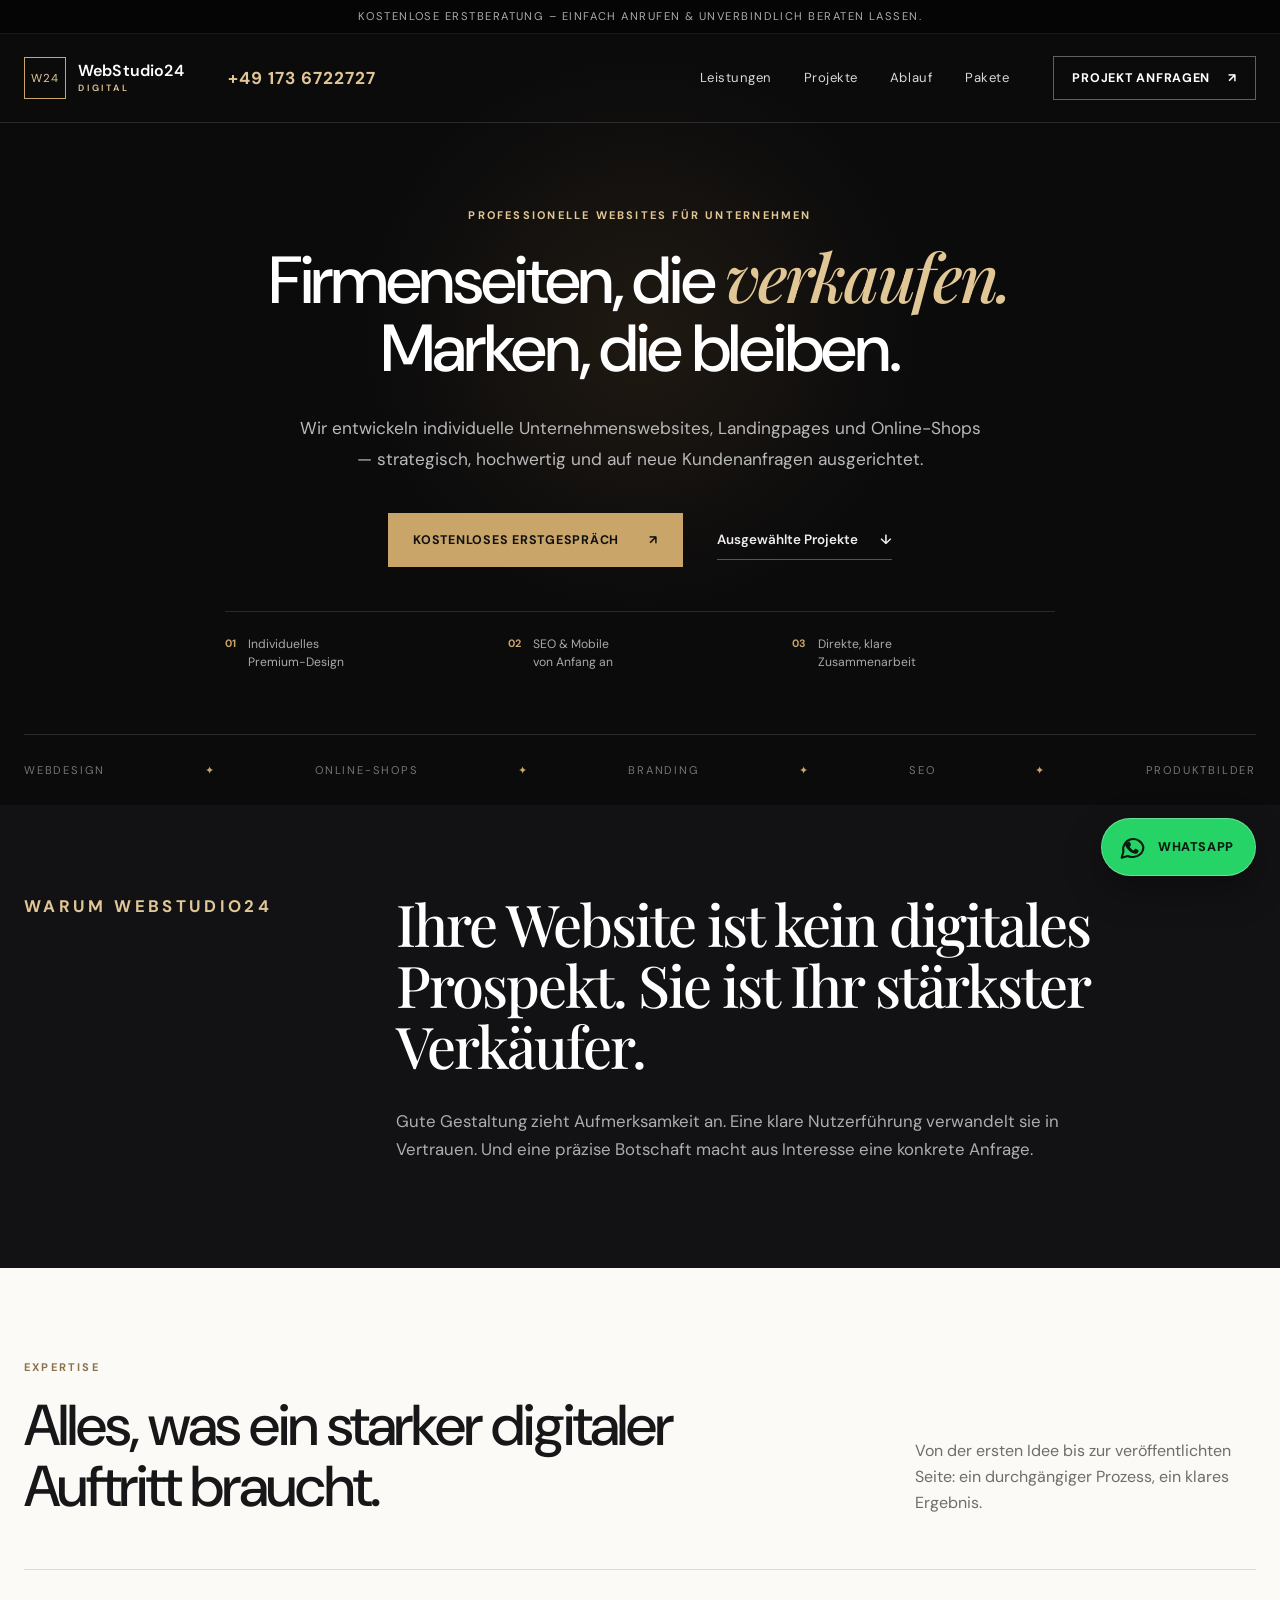
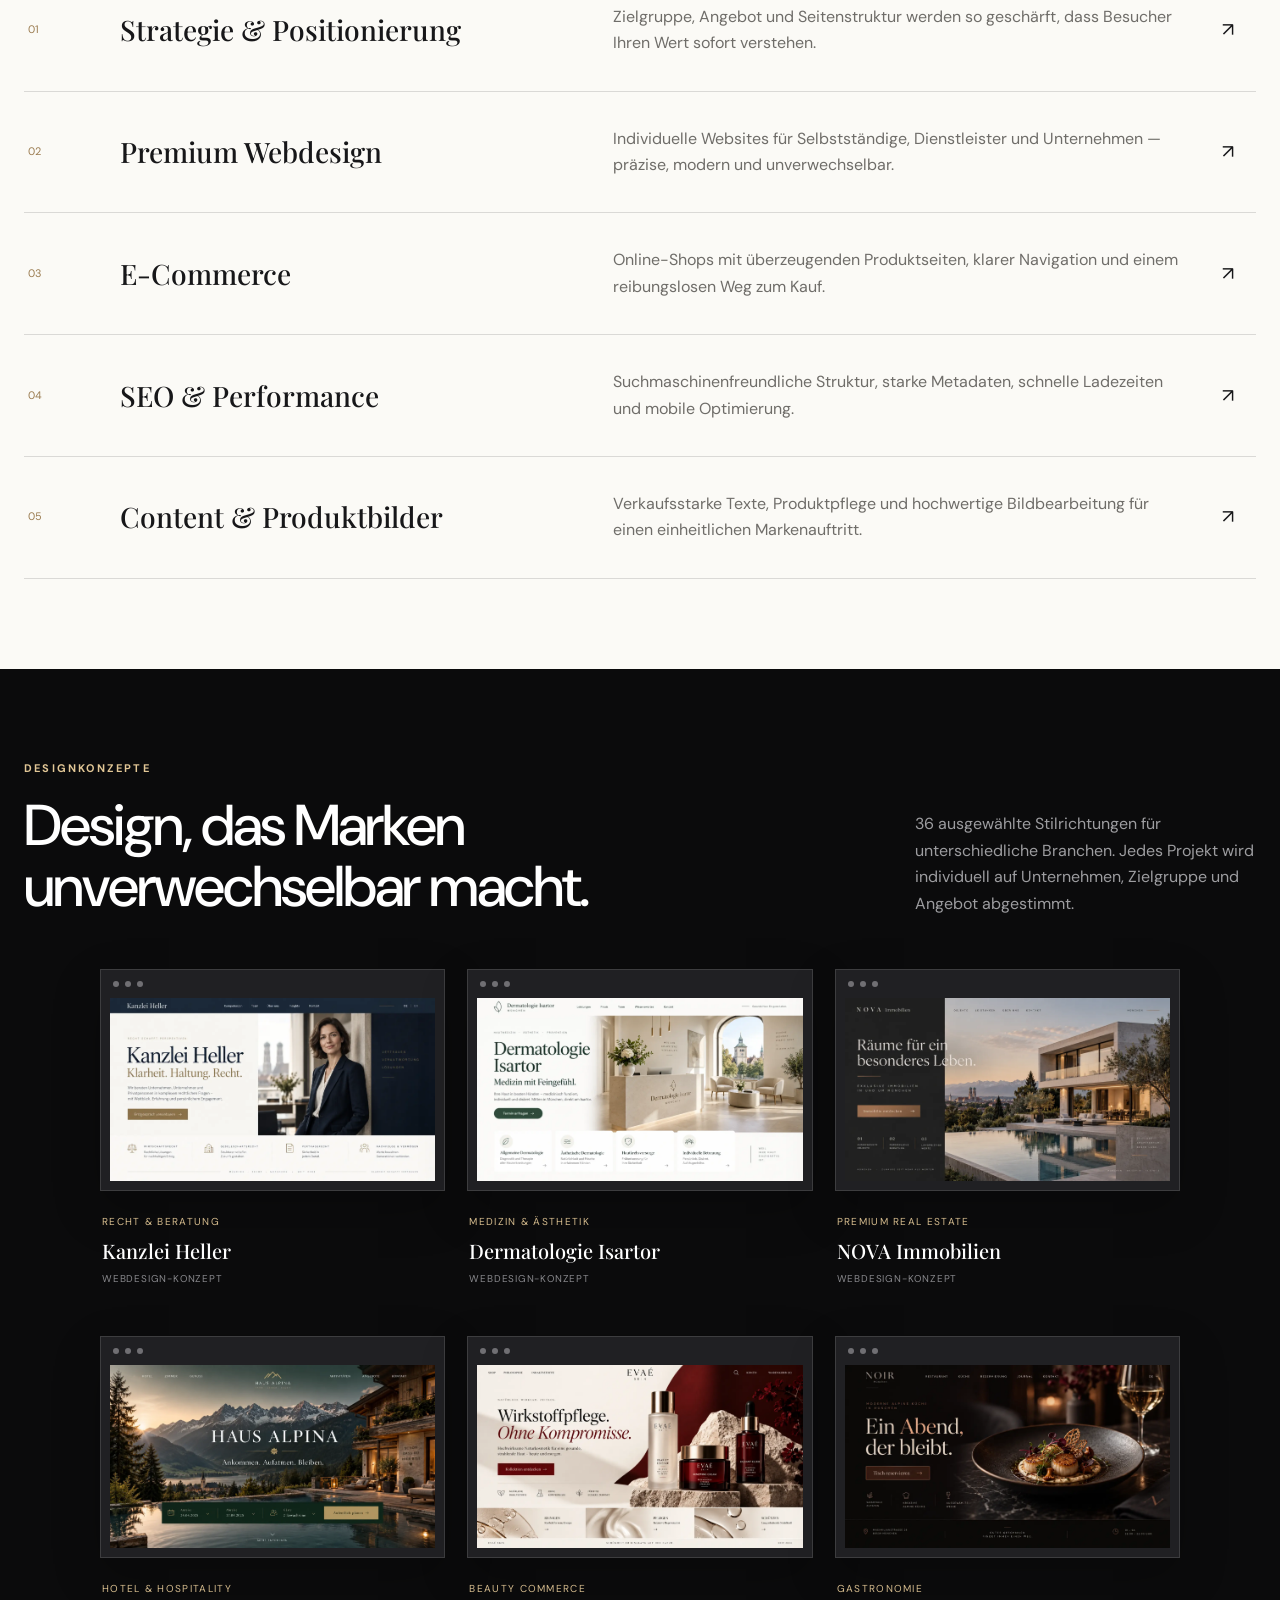
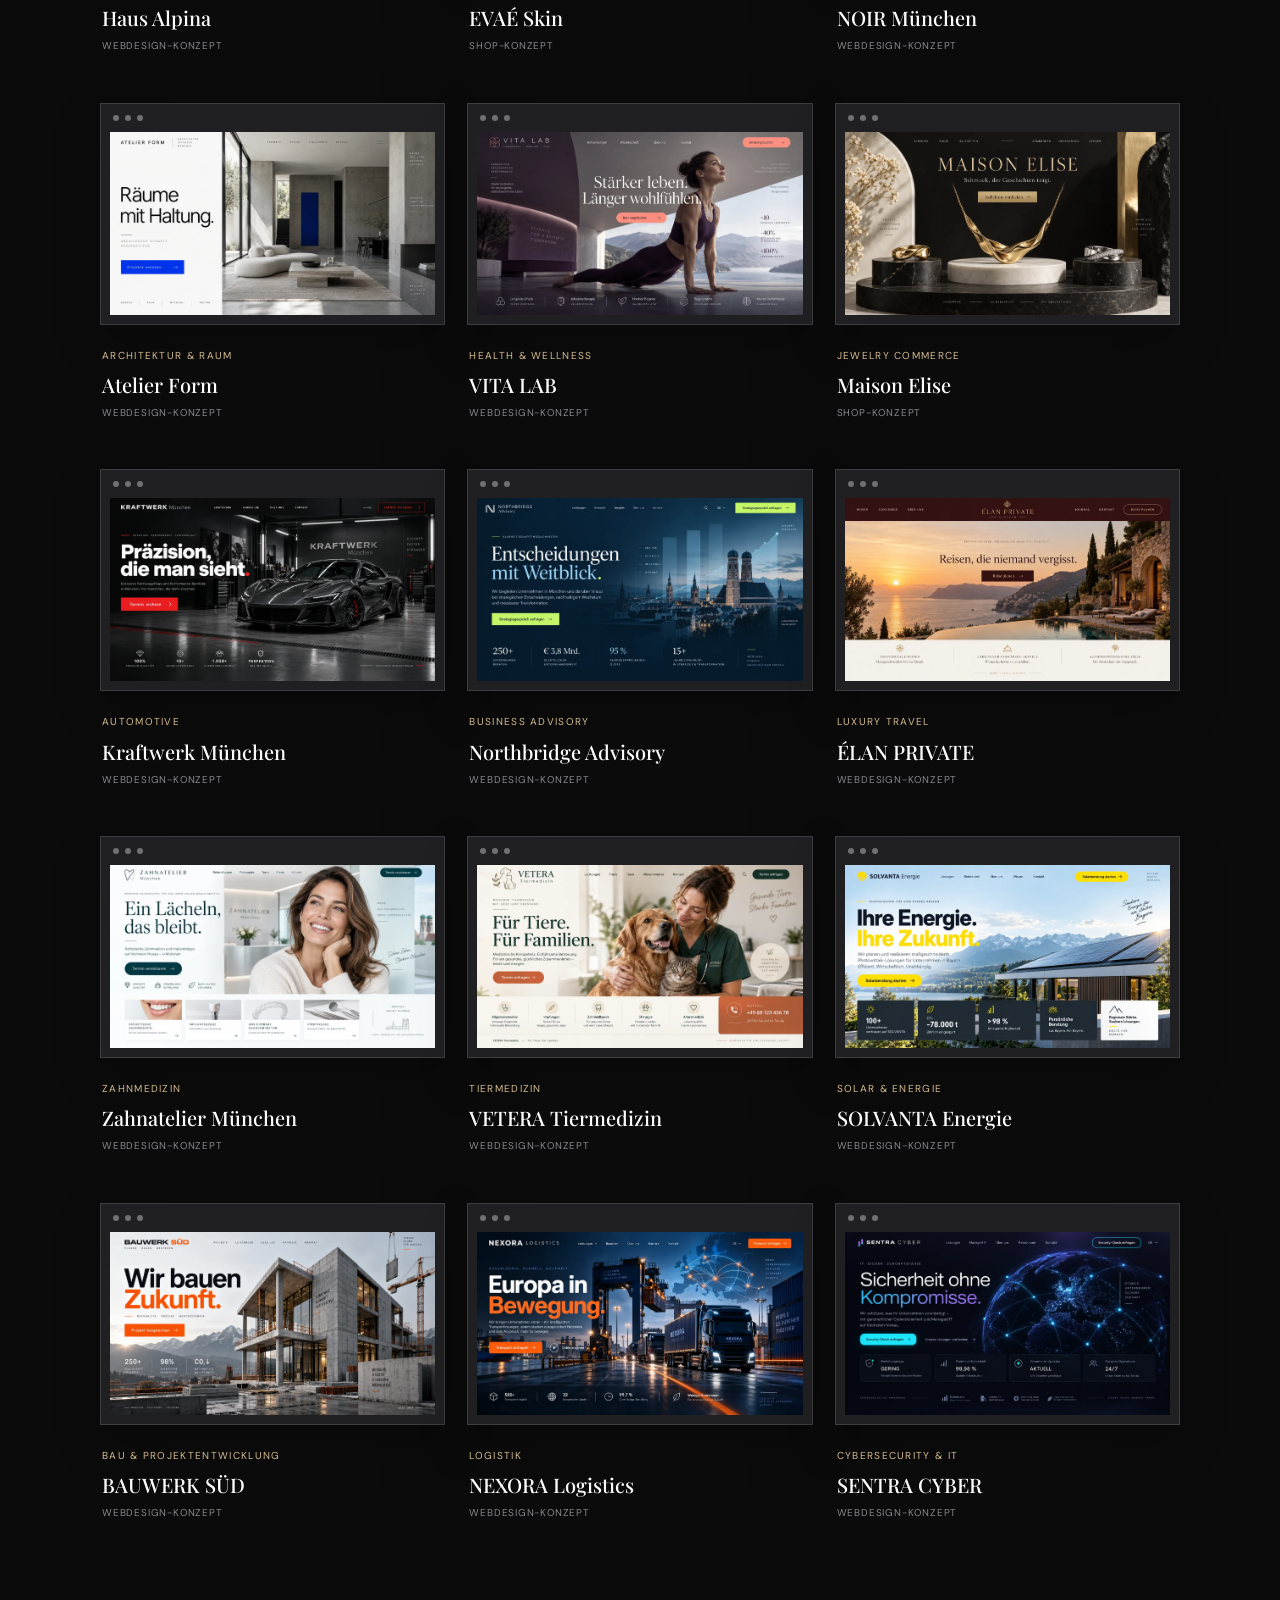
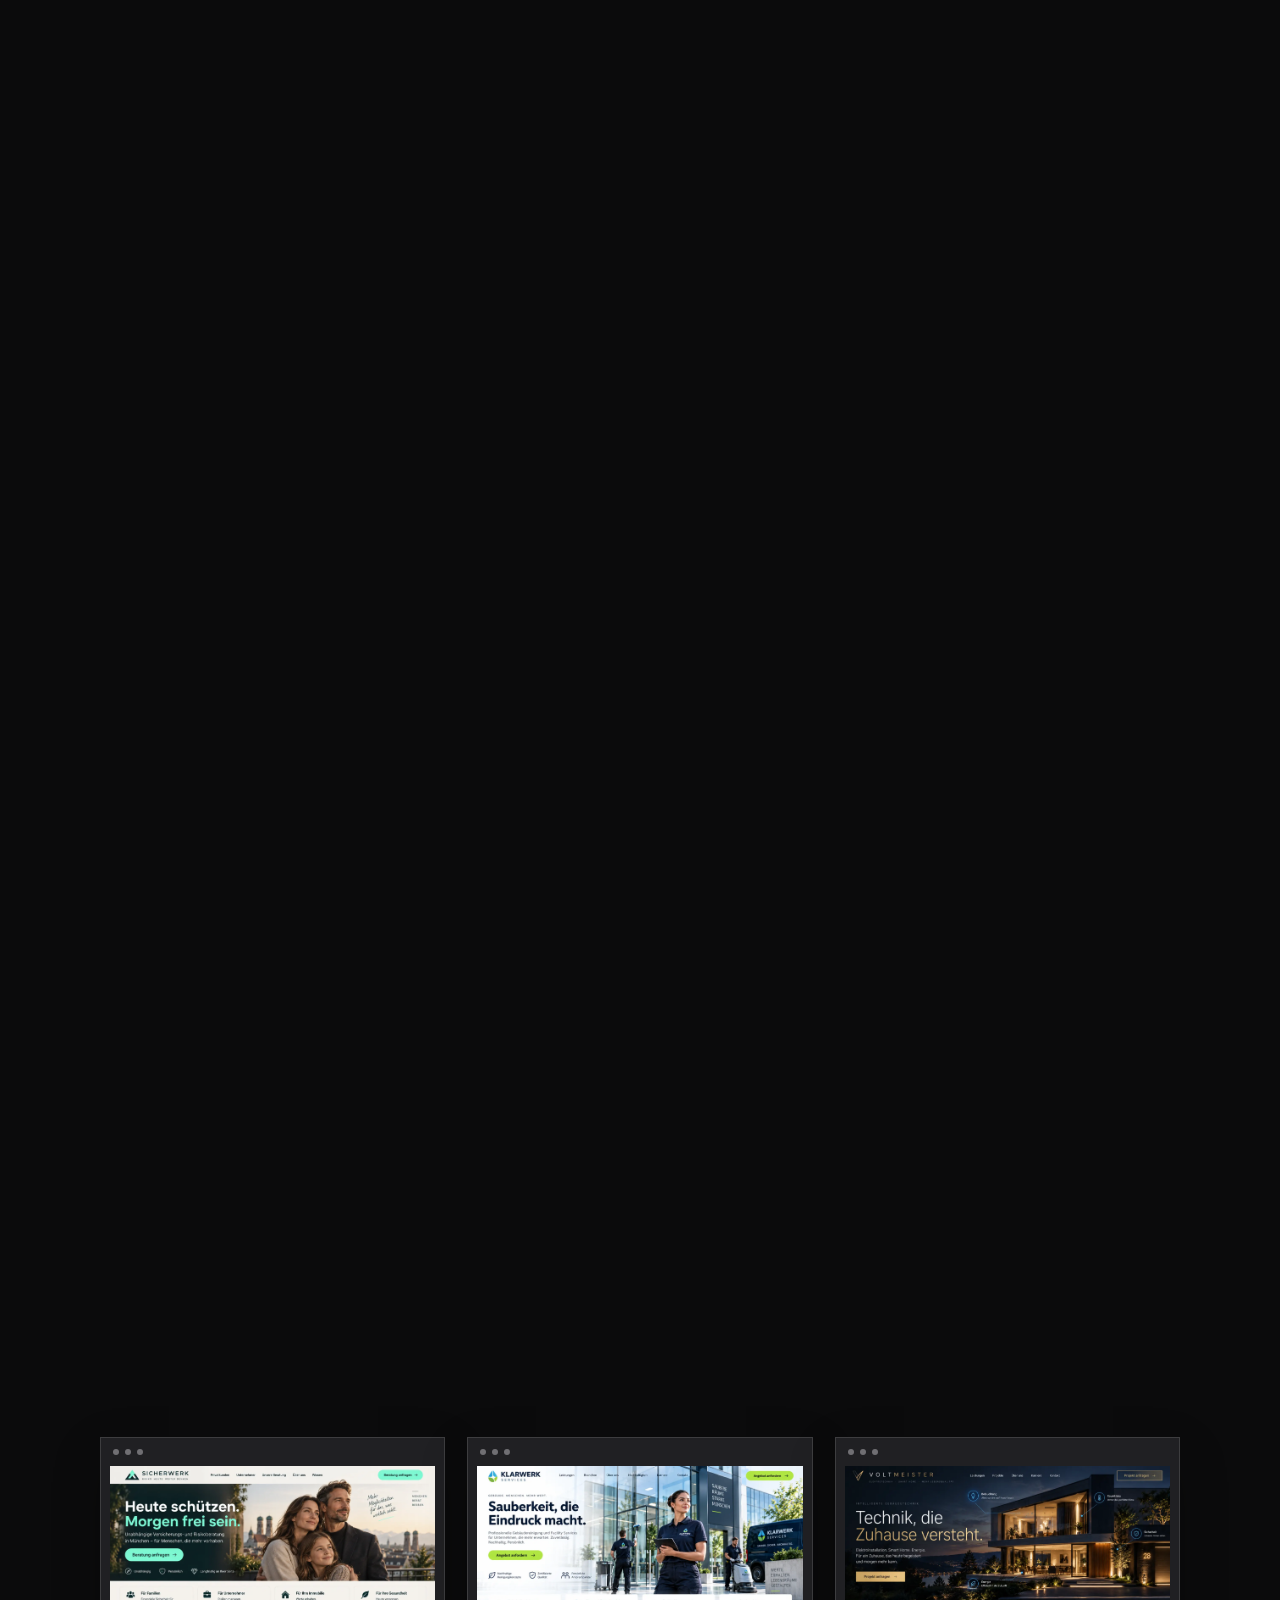
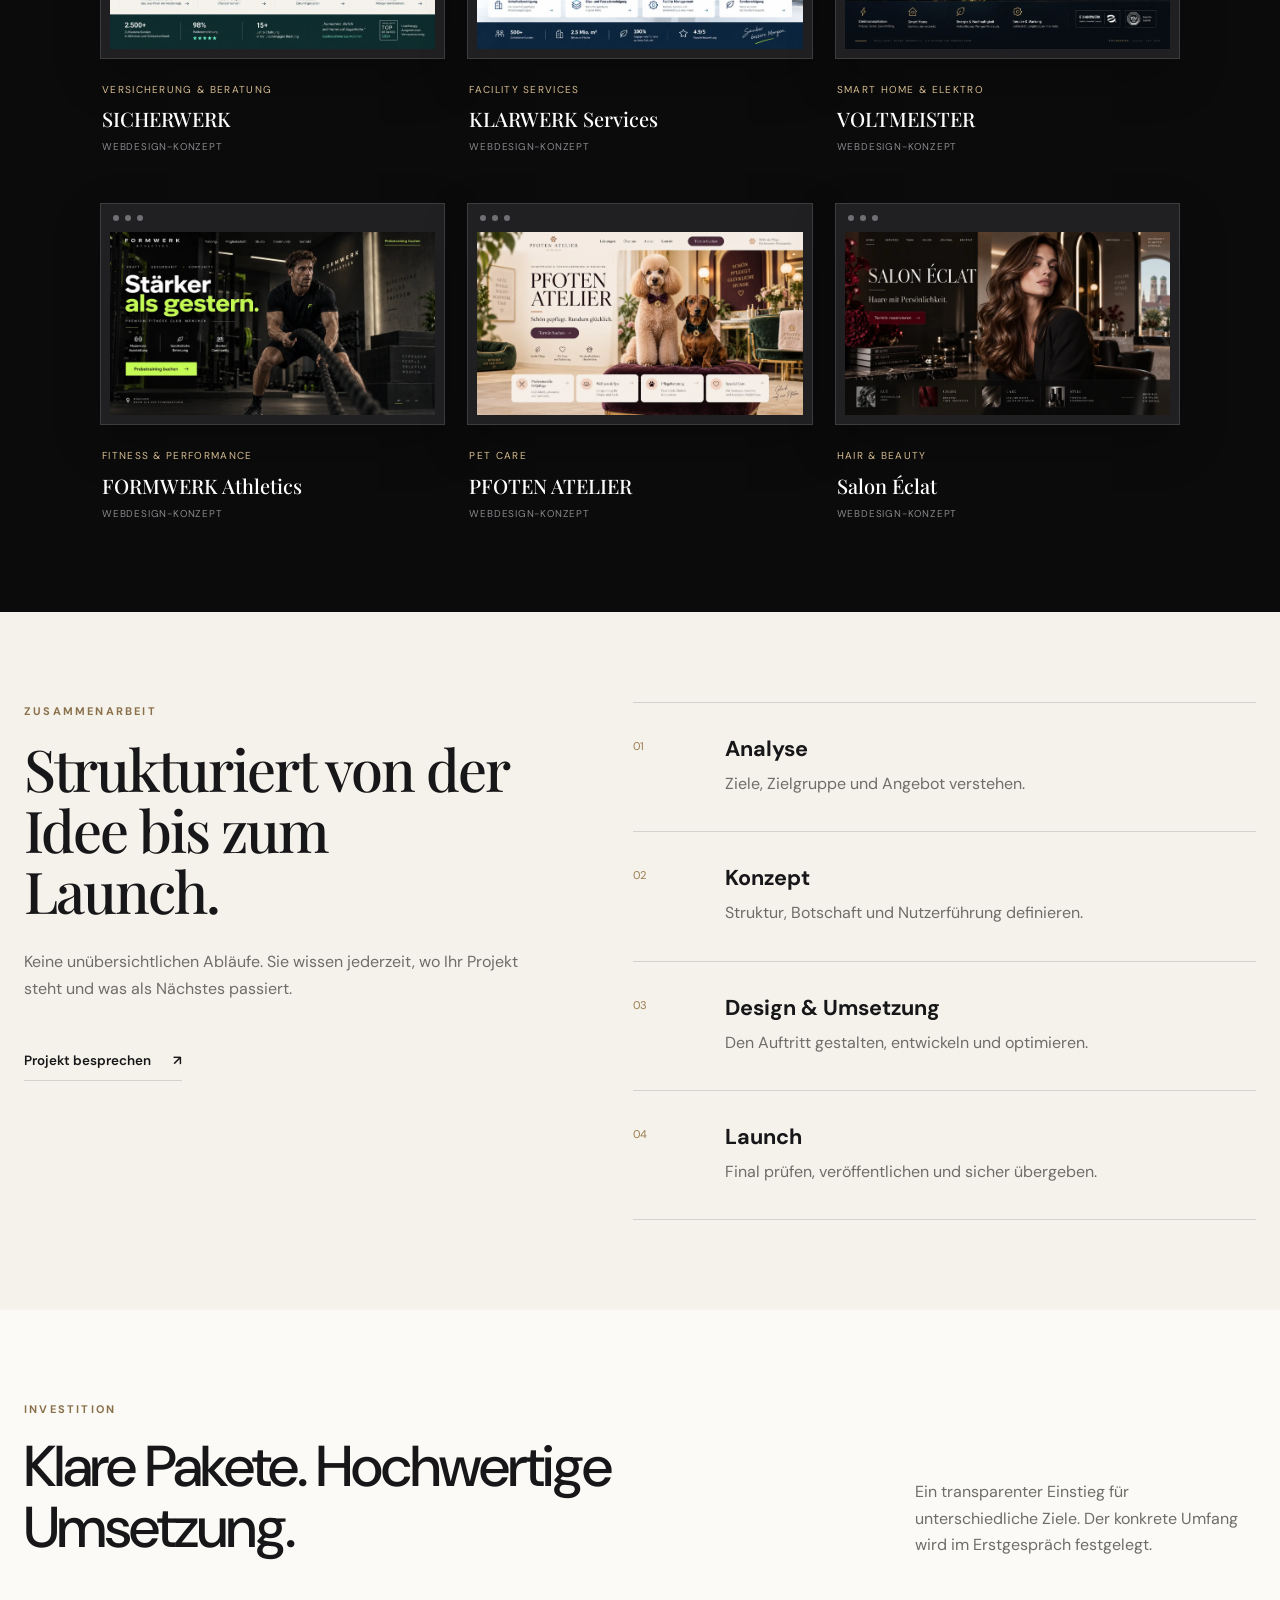
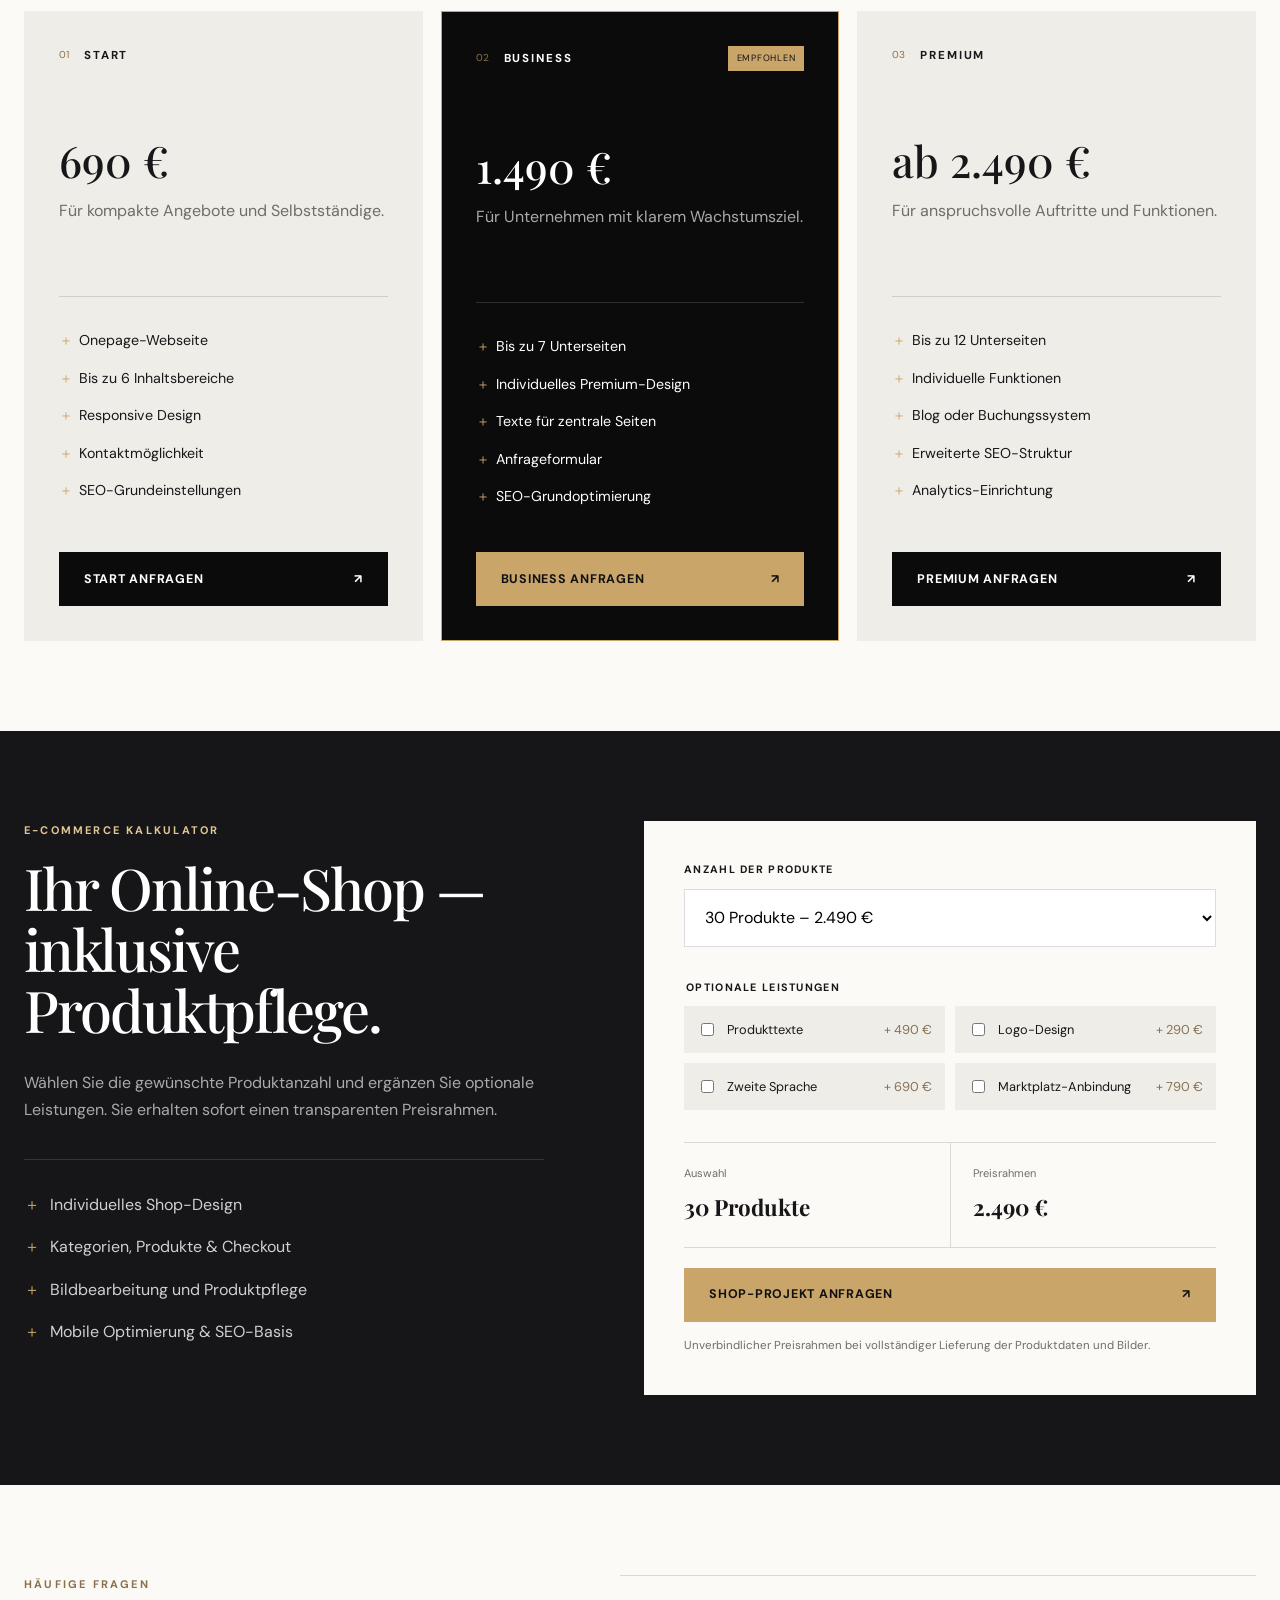
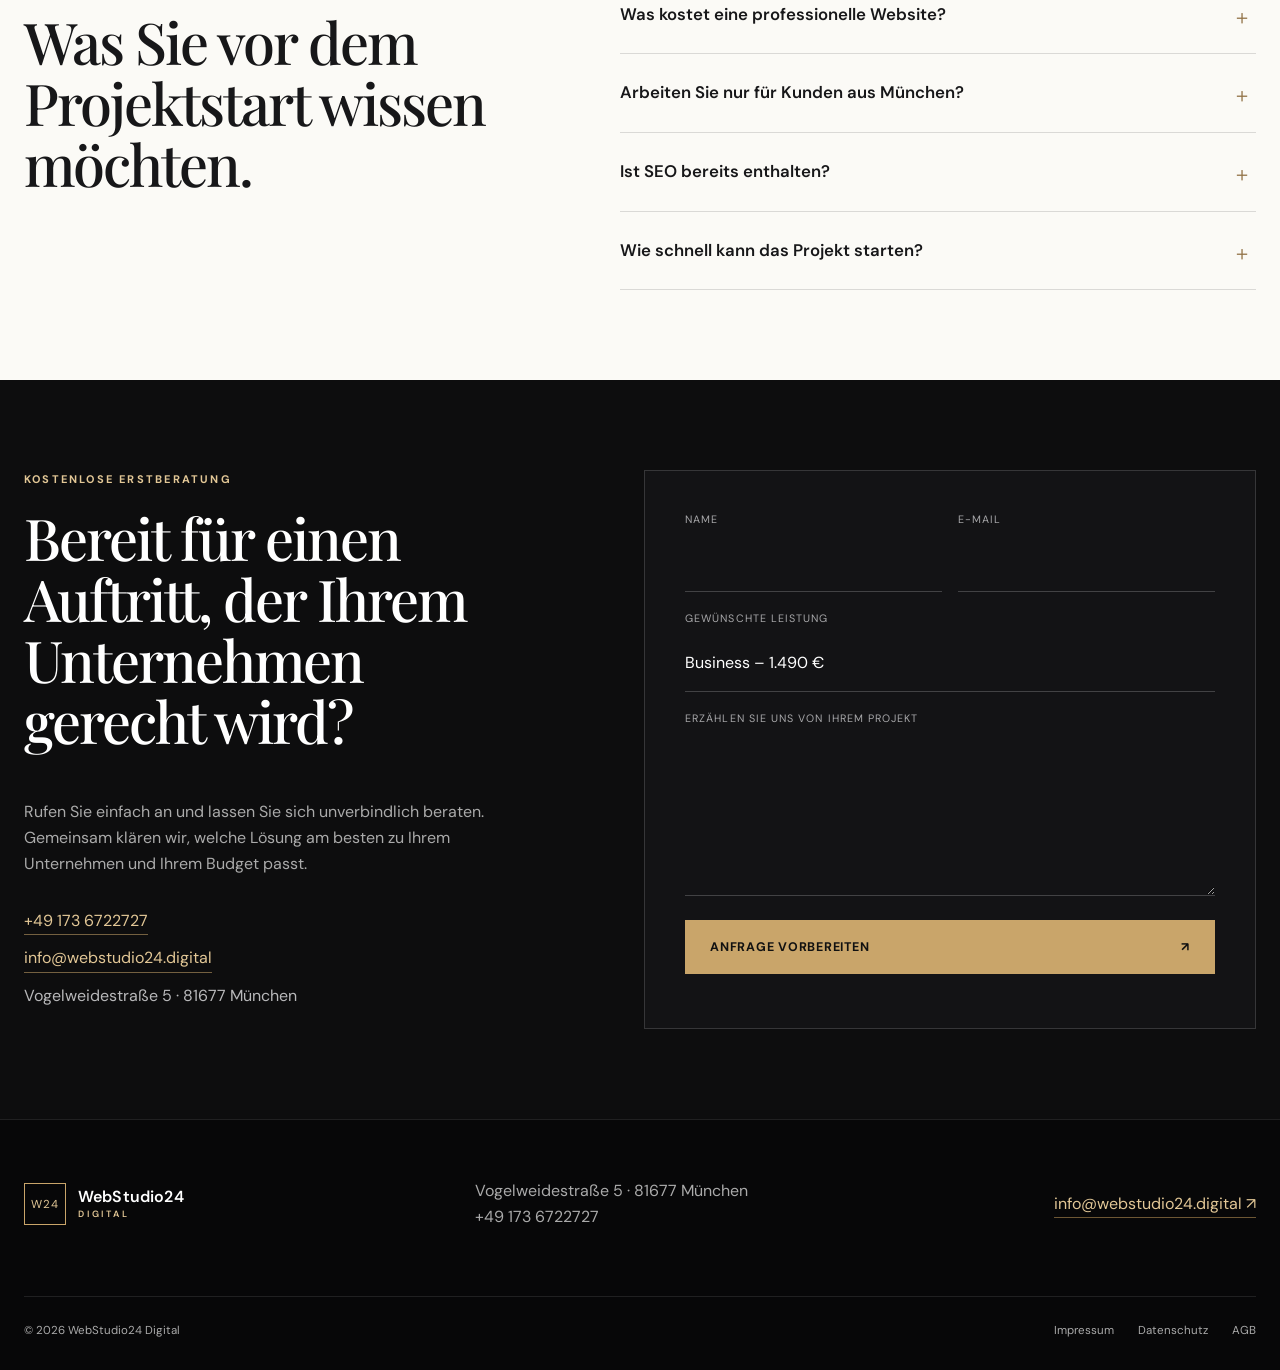
<file: index.html>
<!doctype html>
<html lang="de">
<head>
  <meta charset="utf-8">
  <meta name="viewport" content="width=device-width, initial-scale=1">
  <title>Websites für Unternehmen | Webdesign München</title>
  <meta name="description" content="WebStudio24 erstellt professionelle Websites für Firmen und Selbstständige in München und deutschlandweit — inklusive Webdesign, SEO und Online-Shops.">
  <meta name="theme-color" content="#0b0b0c">
  <meta name="robots" content="index,follow,max-image-preview:large">
  <link rel="canonical" href="https://webstudio24.digital/">
  <link rel="preconnect" href="https://fonts.googleapis.com">
  <link rel="preconnect" href="https://fonts.gstatic.com" crossorigin>
  <link href="https://fonts.googleapis.com/css2?family=DM+Sans:wght@400;500;600;700&family=Playfair+Display:ital,wght@0,500;0,600;1,500&display=swap" rel="stylesheet">
  <link rel="stylesheet" href="style.css?v=20260910-3">
  <script src="script.js" defer></script>
  <script type="application/ld+json">{"@context":"https://schema.org","@type":"ProfessionalService","name":"WebStudio24 Digital","legalName":"Tatjana Koriath","url":"https://webstudio24.digital/","email":"info@webstudio24.digital","telephone":"+491736722727","priceRange":"€€","address":{"@type":"PostalAddress","streetAddress":"Vogelweidestraße 5","postalCode":"81677","addressLocality":"München","addressRegion":"Bayern","addressCountry":"DE"},"description":"Individuelles Webdesign, Online-Shops, SEO-Grundoptimierung, Produktpflege und Produktbildbearbeitung für Unternehmen und Selbstständige.","areaServed":[{"@type":"City","name":"München"},{"@type":"Country","name":"Deutschland"}],"knowsAbout":["Webdesign","Online-Shops","SEO","Responsive Design","Produktpflege","Produktbildbearbeitung"]}</script>
</head>
<body>
  <a class="skip-link" href="#main">Zum Inhalt springen</a>
  <div class="topline"><div class="container topline-inner"><span>Kostenlose Erstberatung – einfach anrufen & unverbindlich beraten lassen.</span></div></div>
  <header class="site-header">
    <div class="container nav">
      <a class="brand" href="#top" aria-label="WebStudio24 Digital Startseite"><span class="brand-mark">W24</span><span class="brand-word">WebStudio24<small>Digital</small></span></a>
      <a class="nav-phone" href="tel:+491736722727" aria-label="WebStudio24 anrufen">+49 173 6722727</a>
      <button class="nav-toggle" type="button" aria-expanded="false" aria-controls="mainNav" aria-label="Menü öffnen"><span></span><span></span></button>
      <nav id="mainNav" class="nav-links" aria-label="Hauptnavigation"><a href="#leistungen">Leistungen</a><a href="#arbeiten">Projekte</a><a href="#ablauf">Ablauf</a><a href="#pakete">Pakete</a></nav>
      <a class="button button-small nav-cta" href="#kontakt">Projekt anfragen <span>↗</span></a>
    </div>
  </header>
  <main id="main">
    <section id="top" class="hero">
      <div class="hero-glow" aria-hidden="true"></div>
      <div class="container hero-grid">
        <div class="hero-copy">
          <p class="eyebrow light">Professionelle Websites für Unternehmen</p>
          <h1>Firmenseiten, die <em>verkaufen.</em><br>Marken, die bleiben.</h1>
          <p class="hero-lead">Wir entwickeln individuelle Unternehmenswebsites, Landingpages und Online-Shops — strategisch, hochwertig und auf neue Kundenanfragen ausgerichtet.</p>
          <div class="hero-actions"><a class="button button-gold" href="#kontakt">Kostenloses Erstgespräch <span>↗</span></a><a class="text-link" href="#arbeiten">Ausgewählte Projekte <span>↓</span></a></div>
          <div class="hero-proof"><div><strong>01</strong><span>Individuelles<br>Premium-Design</span></div><div><strong>02</strong><span>SEO & Mobile<br>von Anfang an</span></div><div><strong>03</strong><span>Direkte, klare<br>Zusammenarbeit</span></div></div>
        </div>
      </div>
      <div class="container hero-marquee" aria-hidden="true"><span>WEBDESIGN</span><i>✦</i><span>ONLINE-SHOPS</span><i>✦</i><span>BRANDING</span><i>✦</i><span>SEO</span><i>✦</i><span>PRODUKTBILDER</span></div>
    </section>
    <section class="statement section-dark"><div class="container statement-grid"><p class="eyebrow light">Warum WebStudio24</p><div><h2>Ihre Website ist kein digitales Prospekt. Sie ist Ihr stärkster Verkäufer.</h2><p>Gute Gestaltung zieht Aufmerksamkeit an. Eine klare Nutzerführung verwandelt sie in Vertrauen. Und eine präzise Botschaft macht aus Interesse eine konkrete Anfrage.</p></div></div></section>
    <section id="leistungen" class="section services">
      <div class="container">
        <div class="section-head"><div><p class="eyebrow">Expertise</p><h2>Alles, was ein starker digitaler Auftritt braucht.</h2></div><p>Von der ersten Idee bis zur veröffentlichten Seite: ein durchgängiger Prozess, ein klares Ergebnis.</p></div>
        <div class="service-list">
          <article class="service-row"><span class="service-number">01</span><h3>Strategie & Positionierung</h3><p>Zielgruppe, Angebot und Seitenstruktur werden so geschärft, dass Besucher Ihren Wert sofort verstehen.</p><span class="service-arrow">↗</span></article>
          <article class="service-row"><span class="service-number">02</span><h3>Premium Webdesign</h3><p>Individuelle Websites für Selbstständige, Dienstleister und Unternehmen — präzise, modern und unverwechselbar.</p><span class="service-arrow">↗</span></article>
          <article class="service-row"><span class="service-number">03</span><h3>E-Commerce</h3><p>Online-Shops mit überzeugenden Produktseiten, klarer Navigation und einem reibungslosen Weg zum Kauf.</p><span class="service-arrow">↗</span></article>
          <article class="service-row"><span class="service-number">04</span><h3>SEO & Performance</h3><p>Suchmaschinenfreundliche Struktur, starke Metadaten, schnelle Ladezeiten und mobile Optimierung.</p><span class="service-arrow">↗</span></article>
          <article class="service-row"><span class="service-number">05</span><h3>Content & Produktbilder</h3><p>Verkaufsstarke Texte, Produktpflege und hochwertige Bildbearbeitung für einen einheitlichen Markenauftritt.</p><span class="service-arrow">↗</span></article>
        </div>
      </div>
    </section>
    <section id="arbeiten" class="section work-section">
      <div class="container">
        <div class="section-head light-head"><div><p class="eyebrow light">Designkonzepte</p><h2>Design, das Marken unverwechselbar macht.</h2></div><p>36 ausgewählte Stilrichtungen für unterschiedliche Branchen. Jedes Projekt wird individuell auf Unternehmen, Zielgruppe und Angebot abgestimmt.</p></div>
        <div class="projects">
          <article class="project"><div class="project-image"><img src="portfolio-01-kanzlei.webp" alt="Premium Webdesign-Konzept für eine Münchner Kanzlei" loading="lazy" width="1535" height="864"></div><div class="project-meta"><div><span>Recht & Beratung</span><h3>Kanzlei Heller</h3></div><p>Webdesign-Konzept</p></div></article>
          <article class="project"><div class="project-image"><img src="portfolio-02-dermatologie.webp" alt="Hochwertiges Webdesign-Konzept für eine dermatologische Praxis" loading="lazy" width="1535" height="864"></div><div class="project-meta"><div><span>Medizin & Ästhetik</span><h3>Dermatologie Isartor</h3></div><p>Webdesign-Konzept</p></div></article>
          <article class="project"><div class="project-image"><img src="portfolio-03-immobilien.webp" alt="Elegantes Webdesign-Konzept für exklusive Immobilien" loading="lazy" width="1535" height="864"></div><div class="project-meta"><div><span>Premium Real Estate</span><h3>NOVA Immobilien</h3></div><p>Webdesign-Konzept</p></div></article>
          <article class="project"><div class="project-image"><img src="portfolio-04-hotel.webp" alt="Atmosphärisches Webdesign-Konzept für ein alpines Boutiquehotel" loading="lazy" width="1535" height="864"></div><div class="project-meta"><div><span>Hotel & Hospitality</span><h3>Haus Alpina</h3></div><p>Webdesign-Konzept</p></div></article>
          <article class="project"><div class="project-image"><img src="portfolio-05-skincare.webp" alt="Luxuriöses Onlineshop-Konzept für eine Hautpflegemarke" loading="lazy" width="1535" height="864"></div><div class="project-meta"><div><span>Beauty Commerce</span><h3>EVAÉ Skin</h3></div><p>Shop-Konzept</p></div></article>
          <article class="project"><div class="project-image"><img src="portfolio-06-restaurant.webp" alt="Dunkles Premium-Webdesign-Konzept für ein Fine-Dining-Restaurant" loading="lazy" width="1535" height="864"></div><div class="project-meta"><div><span>Gastronomie</span><h3>NOIR München</h3></div><p>Webdesign-Konzept</p></div></article>
          <article class="project"><div class="project-image"><img src="portfolio-07-architektur.webp" alt="Minimalistisches Webdesign-Konzept für ein Architekturatelier" loading="lazy" width="1535" height="864"></div><div class="project-meta"><div><span>Architektur & Raum</span><h3>Atelier Form</h3></div><p>Webdesign-Konzept</p></div></article>
          <article class="project"><div class="project-image"><img src="portfolio-08-wellness.webp" alt="Modernes Webdesign-Konzept für ein Wellness- und Longevity-Studio" loading="lazy" width="1535" height="864"></div><div class="project-meta"><div><span>Health & Wellness</span><h3>VITA LAB</h3></div><p>Webdesign-Konzept</p></div></article>
          <article class="project"><div class="project-image"><img src="portfolio-09-schmuck.webp" alt="Exklusives Onlineshop-Konzept für ein Schmuckatelier" loading="lazy" width="1535" height="864"></div><div class="project-meta"><div><span>Jewelry Commerce</span><h3>Maison Elise</h3></div><p>Shop-Konzept</p></div></article>
          <article class="project"><div class="project-image"><img src="portfolio-10-automotive.webp" alt="Kraftvolles Webdesign-Konzept für einen Premium-Automobilservice" loading="lazy" width="1535" height="864"></div><div class="project-meta"><div><span>Automotive</span><h3>Kraftwerk München</h3></div><p>Webdesign-Konzept</p></div></article>
          <article class="project"><div class="project-image"><img src="portfolio-11-advisory.webp" alt="Seriöses Webdesign-Konzept für eine Unternehmensberatung" loading="lazy" width="1535" height="864"></div><div class="project-meta"><div><span>Business Advisory</span><h3>Northbridge Advisory</h3></div><p>Webdesign-Konzept</p></div></article>
          <article class="project"><div class="project-image"><img src="portfolio-12-travel.webp" alt="Elegantes Webdesign-Konzept für exklusive Reisen und Concierge-Service" loading="lazy" width="1535" height="864"></div><div class="project-meta"><div><span>Luxury Travel</span><h3>ÉLAN PRIVATE</h3></div><p>Webdesign-Konzept</p></div></article>
          <article class="project"><div class="project-image"><img src="portfolio-13-dental.webp" alt="Hochwertiges Webdesign-Konzept für eine moderne Zahnarztpraxis" loading="lazy" width="1535" height="864"></div><div class="project-meta"><div><span>Zahnmedizin</span><h3>Zahnatelier München</h3></div><p>Webdesign-Konzept</p></div></article>
          <article class="project"><div class="project-image"><img src="portfolio-14-veterinary.webp" alt="Freundliches Webdesign-Konzept für eine Tierarztpraxis" loading="lazy" width="1535" height="864"></div><div class="project-meta"><div><span>Tiermedizin</span><h3>VETERA Tiermedizin</h3></div><p>Webdesign-Konzept</p></div></article>
          <article class="project"><div class="project-image"><img src="portfolio-15-solar.webp?v=d3a99" alt="Modernes Webdesign-Konzept für Solarenergie und nachhaltige Technik" loading="lazy" width="1535" height="864"></div><div class="project-meta"><div><span>Solar &amp; Energie</span><h3>SOLVANTA Energie</h3></div><p>Webdesign-Konzept</p></div></article>
          <article class="project"><div class="project-image"><img src="portfolio-16-construction.webp?v=d3a99" alt="Kraftvolles Webdesign-Konzept für Bau und Projektentwicklung" loading="lazy" width="1535" height="864"></div><div class="project-meta"><div><span>Bau &amp; Projektentwicklung</span><h3>BAUWERK SÜD</h3></div><p>Webdesign-Konzept</p></div></article>
          <article class="project"><div class="project-image"><img src="portfolio-17-logistics.webp?v=d3a99" alt="Präzises Webdesign-Konzept für ein internationales Logistikunternehmen" loading="lazy" width="1535" height="864"></div><div class="project-meta"><div><span>Logistik</span><h3>NEXORA Logistics</h3></div><p>Webdesign-Konzept</p></div></article>
          <article class="project"><div class="project-image"><img src="portfolio-18-cybersecurity.webp" alt="Technisches Webdesign-Konzept für Cybersecurity und IT-Sicherheit" loading="lazy" width="1535" height="864"></div><div class="project-meta"><div><span>Cybersecurity &amp; IT</span><h3>SENTRA CYBER</h3></div><p>Webdesign-Konzept</p></div></article>
          <article class="project"><div class="project-image"><img src="portfolio-19-patisserie.webp" alt="Elegantes Onlineshop-Konzept für eine Premium-Patisserie" loading="lazy" width="1535" height="864"></div><div class="project-meta"><div><span>Patisserie Commerce</span><h3>Maison Sucrée</h3></div><p>Shop-Konzept</p></div></article>
          <article class="project"><div class="project-image"><img src="portfolio-20-coffee.webp?v=d3a99" alt="Markantes Onlineshop-Konzept für eine Kaffeerösterei" loading="lazy" width="1535" height="864"></div><div class="project-meta"><div><span>Coffee Commerce</span><h3>ROSTWERK Kaffee</h3></div><p>Shop-Konzept</p></div></article>
          <article class="project"><div class="project-image"><img src="portfolio-21-winery.webp?v=d3a99" alt="Edles Onlineshop-Konzept für ein traditionsreiches Weingut" loading="lazy" width="1535" height="864"></div><div class="project-meta"><div><span>Wein &amp; Genuss</span><h3>Weingut von Arden</h3></div><p>Shop-Konzept</p></div></article>
          <article class="project"><div class="project-image"><img src="portfolio-22-furniture.webp?v=d3a99" alt="Minimalistisches Onlineshop-Konzept für Möbel und Interieur" loading="lazy" width="1535" height="864"></div><div class="project-meta"><div><span>Möbel &amp; Interieur</span><h3>FORM &amp; EICHE</h3></div><p>Shop-Konzept</p></div></article>
          <article class="project"><div class="project-image"><img src="portfolio-23-florist.webp?v=d3a99" alt="Künstlerisches Webdesign-Konzept für Floristik und Events" loading="lazy" width="1535" height="864"></div><div class="project-meta"><div><span>Floristik &amp; Events</span><h3>BLOOM ATELIER</h3></div><p>Webdesign-Konzept</p></div></article>
          <article class="project"><div class="project-image"><img src="portfolio-24-photography.webp" alt="Reduziertes Portfolio-Konzept für Fotografie und Film" loading="lazy" width="1535" height="864"></div><div class="project-meta"><div><span>Foto &amp; Film</span><h3>STUDIO LICHT</h3></div><p>Portfolio-Konzept</p></div></article>
          <article class="project"><div class="project-image"><img src="portfolio-25-wedding.webp?v=d3a99" alt="Romantisches Webdesign-Konzept für Hochzeiten und exklusive Events" loading="lazy" width="1535" height="864"></div><div class="project-meta"><div><span>Wedding &amp; Events</span><h3>Atelier Amour</h3></div><p>Webdesign-Konzept</p></div></article>
          <article class="project"><div class="project-image"><img src="portfolio-26-music.webp" alt="Klassisches Webdesign-Konzept für eine Musikakademie" loading="lazy" width="1535" height="864"></div><div class="project-meta"><div><span>Musik &amp; Kultur</span><h3>Academia Nova</h3></div><p>Webdesign-Konzept</p></div></article>
          <article class="project"><div class="project-image"><img src="portfolio-27-school.webp?v=d3a99" alt="Modernes Webdesign-Konzept für eine internationale Schule" loading="lazy" width="1535" height="864"></div><div class="project-meta"><div><span>Bildung</span><h3>Munich Global School</h3></div><p>Webdesign-Konzept</p></div></article>
          <article class="project"><div class="project-image"><img src="portfolio-28-yachting.webp?v=d3a99" alt="Luxuriöses Webdesign-Konzept für Yachten und Charterreisen" loading="lazy" width="1535" height="864"></div><div class="project-meta"><div><span>Luxury Yachting</span><h3>Azura Yachting</h3></div><p>Webdesign-Konzept</p></div></article>
          <article class="project"><div class="project-image"><img src="portfolio-29-optician.webp" alt="Stilvolles Onlineshop-Konzept für ein Optikfachgeschäft" loading="lazy" width="1535" height="864"></div><div class="project-meta"><div><span>Optik &amp; Retail</span><h3>Blickfang Optik</h3></div><p>Shop-Konzept</p></div></article>
          <article class="project"><div class="project-image"><img src="portfolio-30-executive.webp" alt="Seriöses Webdesign-Konzept für Executive Search und Recruiting" loading="lazy" width="1535" height="864"></div><div class="project-meta"><div><span>Executive Search</span><h3>Hartmann Executive</h3></div><p>Webdesign-Konzept</p></div></article>
          <article class="project"><div class="project-image"><img src="portfolio-31-insurance.webp?v=d3a99" alt="Vertrauensvolles Webdesign-Konzept für Versicherung und Finanzberatung" loading="lazy" width="1535" height="864"></div><div class="project-meta"><div><span>Versicherung &amp; Beratung</span><h3>SICHERWERK</h3></div><p>Webdesign-Konzept</p></div></article>
          <article class="project"><div class="project-image"><img src="portfolio-32-cleaning.webp?v=d3a99" alt="Klares Webdesign-Konzept für Gebäudereinigung und Facility Services" loading="lazy" width="1535" height="864"></div><div class="project-meta"><div><span>Facility Services</span><h3>KLARWERK Services</h3></div><p>Webdesign-Konzept</p></div></article>
          <article class="project"><div class="project-image"><img src="portfolio-33-smarthome.webp?v=d3a99" alt="Innovatives Webdesign-Konzept für Smart Home und Elektrotechnik" loading="lazy" width="1535" height="864"></div><div class="project-meta"><div><span>Smart Home &amp; Elektro</span><h3>VOLTMEISTER</h3></div><p>Webdesign-Konzept</p></div></article>
          <article class="project"><div class="project-image"><img src="portfolio-34-fitness.webp" alt="Dynamisches Webdesign-Konzept für Fitness und Performance" loading="lazy" width="1535" height="864"></div><div class="project-meta"><div><span>Fitness &amp; Performance</span><h3>FORMWERK Athletics</h3></div><p>Webdesign-Konzept</p></div></article>
          <article class="project"><div class="project-image"><img src="portfolio-35-petcare.webp?v=d3a99" alt="Charmantes Webdesign-Konzept für Hundepflege und Pet Care" loading="lazy" width="1535" height="864"></div><div class="project-meta"><div><span>Pet Care</span><h3>PFOTEN ATELIER</h3></div><p>Webdesign-Konzept</p></div></article>
          <article class="project"><div class="project-image"><img src="portfolio-36-salon.webp" alt="Elegantes Webdesign-Konzept für einen modernen Friseursalon" loading="lazy" width="1535" height="864"></div><div class="project-meta"><div><span>Hair &amp; Beauty</span><h3>Salon Éclat</h3></div><p>Webdesign-Konzept</p></div></article>
        </div>
      </div>
    </section>
    <section id="ablauf" class="section process"><div class="container process-grid">
      <div class="process-intro"><p class="eyebrow">Zusammenarbeit</p><h2>Strukturiert von der Idee bis zum Launch.</h2><p>Keine unübersichtlichen Abläufe. Sie wissen jederzeit, wo Ihr Projekt steht und was als Nächstes passiert.</p><a class="text-link dark-link" href="#kontakt">Projekt besprechen <span>↗</span></a></div>
      <ol class="steps"><li><span>01</span><div><h3>Analyse</h3><p>Ziele, Zielgruppe und Angebot verstehen.</p></div></li><li><span>02</span><div><h3>Konzept</h3><p>Struktur, Botschaft und Nutzerführung definieren.</p></div></li><li><span>03</span><div><h3>Design & Umsetzung</h3><p>Den Auftritt gestalten, entwickeln und optimieren.</p></div></li><li><span>04</span><div><h3>Launch</h3><p>Final prüfen, veröffentlichen und sicher übergeben.</p></div></li></ol>
    </div></section>
    <section id="pakete" class="section packages-section"><div class="container">
      <div class="section-head"><div><p class="eyebrow">Investition</p><h2>Klare Pakete. Hochwertige Umsetzung.</h2></div><p>Ein transparenter Einstieg für unterschiedliche Ziele. Der konkrete Umfang wird im Erstgespräch festgelegt.</p></div>
      <div class="pricing-grid">
        <article class="price-card"><div><span class="package-index">01</span><p class="package-name">START</p></div><h3>690 €</h3><p class="package-for">Für kompakte Angebote und Selbstständige.</p><ul><li>Onepage-Webseite</li><li>Bis zu 6 Inhaltsbereiche</li><li>Responsive Design</li><li>Kontaktmöglichkeit</li><li>SEO-Grundeinstellungen</li></ul><button class="button button-dark package-choice" data-package="Start – 690 €">Start anfragen <span>↗</span></button></article>
        <article class="price-card featured"><div><span class="package-index">02</span><p class="package-name">BUSINESS</p><span class="badge">Empfohlen</span></div><h3>1.490 €</h3><p class="package-for">Für Unternehmen mit klarem Wachstumsziel.</p><ul><li>Bis zu 7 Unterseiten</li><li>Individuelles Premium-Design</li><li>Texte für zentrale Seiten</li><li>Anfrageformular</li><li>SEO-Grundoptimierung</li></ul><button class="button button-gold package-choice" data-package="Business – 1.490 €">Business anfragen <span>↗</span></button></article>
        <article class="price-card"><div><span class="package-index">03</span><p class="package-name">PREMIUM</p></div><h3>ab 2.490 €</h3><p class="package-for">Für anspruchsvolle Auftritte und Funktionen.</p><ul><li>Bis zu 12 Unterseiten</li><li>Individuelle Funktionen</li><li>Blog oder Buchungssystem</li><li>Erweiterte SEO-Struktur</li><li>Analytics-Einrichtung</li></ul><button class="button button-dark package-choice" data-package="Premium – ab 2.490 €">Premium anfragen <span>↗</span></button></article>
      </div>
    </div></section>
    <section id="shop" class="section shop-section"><div class="container shop-grid">
      <div class="shop-copy"><p class="eyebrow light">E-Commerce Kalkulator</p><h2>Ihr Online-Shop — inklusive Produktpflege.</h2><p>Wählen Sie die gewünschte Produktanzahl und ergänzen Sie optionale Leistungen. Sie erhalten sofort einen transparenten Preisrahmen.</p><ul class="check-list"><li>Individuelles Shop-Design</li><li>Kategorien, Produkte & Checkout</li><li>Bildbearbeitung und Produktpflege</li><li>Mobile Optimierung & SEO-Basis</li></ul></div>
      <div class="calculator"><label for="productCount">Anzahl der Produkte</label><select id="productCount"><option value="2490" data-count="30">30 Produkte – 2.490 €</option><option value="2990" data-count="60">60 Produkte – 2.990 €</option><option value="3490" data-count="100">100 Produkte – 3.490 €</option><option value="3990" data-count="150">150 Produkte – 3.990 €</option><option value="4490" data-count="200">200 Produkte – 4.490 €</option><option value="4990" data-count="250">250 Produkte – 4.990 €</option><option value="5490" data-count="300">300 Produkte – 5.490 €</option><option value="6490" data-count="400">400 Produkte – 6.490 €</option><option value="7490" data-count="500">500 Produkte – 7.490 €</option><option value="8490" data-count="600">600 Produkte – 8.490 €</option><option value="10490" data-count="800">800 Produkte – 10.490 €</option><option value="12490" data-count="1000">1.000 Produkte – 12.490 €</option></select>
        <fieldset><legend>Optionale Leistungen</legend><div class="check-grid"><label><input type="checkbox" data-extra="490"> Produkttexte <span>+ 490 €</span></label><label><input type="checkbox" data-extra="290"> Logo-Design <span>+ 290 €</span></label><label><input type="checkbox" data-extra="690"> Zweite Sprache <span>+ 690 €</span></label><label><input type="checkbox" data-extra="790"> Marktplatz-Anbindung <span>+ 790 €</span></label></div></fieldset>
        <div class="result-box"><div><span>Auswahl</span><strong id="selectedProducts">30 Produkte</strong></div><div><span>Preisrahmen</span><strong id="shopTotal">2.490 €</strong></div></div><button id="chooseShop" class="button button-gold full">Shop-Projekt anfragen <span>↗</span></button><p class="fineprint">Unverbindlicher Preisrahmen bei vollständiger Lieferung der Produktdaten und Bilder.</p>
      </div>
    </div></section>
    <section class="section faq-section"><div class="container faq-grid">
      <div><p class="eyebrow">Häufige Fragen</p><h2>Was Sie vor dem Projektstart wissen möchten.</h2></div>
      <div class="faq-list">
        <details><summary>Was kostet eine professionelle Website?</summary><p>Eine kompakte Onepage-Website startet bei 690 €. Umfangreichere Unternehmensseiten beginnen bei 1.490 €. Nach dem kostenlosen Erstgespräch erhalten Sie einen klaren, unverbindlichen Preisrahmen.</p></details>
        <details><summary>Arbeiten Sie nur für Kunden aus München?</summary><p>Nein. WebStudio24 ist in München ansässig und betreut Unternehmen und Selbstständige in ganz Deutschland digital und persönlich.</p></details>
        <details><summary>Ist SEO bereits enthalten?</summary><p>Alle Pakete enthalten eine technische SEO-Basis. Je nach Paket ergänzen wir Suchbegriffe, Seitenstruktur, Metadaten und lokale Ausrichtung.</p></details>
        <details><summary>Wie schnell kann das Projekt starten?</summary><p>Nach einem kurzen Erstgespräch erhalten Sie eine Einschätzung zu Umfang, Zeitplan und benötigten Inhalten. Danach kann die Umsetzung verbindlich geplant werden.</p></details>
      </div>
    </div></section>
    <section id="kontakt" class="section contact-section"><div class="container contact-grid">
      <div class="contact-copy"><p class="eyebrow light">Kostenlose Erstberatung</p><h2>Bereit für einen Auftritt, der Ihrem Unternehmen gerecht wird?</h2><p>Rufen Sie einfach an und lassen Sie sich unverbindlich beraten. Gemeinsam klären wir, welche Lösung am besten zu Ihrem Unternehmen und Ihrem Budget passt.</p><div class="contact-details"><a href="tel:+491736722727">+49 173 6722727</a><a href="mailto:info@webstudio24.digital">info@webstudio24.digital</a><address>Vogelweidestraße 5 · 81677 München</address></div></div>
      <form id="contactForm" class="contact-form"><div class="field-row"><label>Name<input id="name" name="name" type="text" autocomplete="name" required></label><label>E-Mail<input id="email" name="email" type="email" autocomplete="email" required></label></div><label>Gewünschte Leistung<input id="contactPackage" name="paket" type="text" value="Business – 1.490 €"></label><label>Erzählen Sie uns von Ihrem Projekt<textarea id="message" name="nachricht" rows="5" required></textarea></label><button class="button button-gold full" type="submit">Anfrage vorbereiten <span>↗</span></button><p id="formStatus" class="form-status" aria-live="polite"></p></form>
    </div></section>
  </main>
  <footer><div class="container footer-main"><a class="brand footer-brand" href="#top"><span class="brand-mark">W24</span><span class="brand-word">WebStudio24<small>Digital</small></span></a><p>Vogelweidestraße 5 · 81677 München<br><a href="tel:+491736722727">+49 173 6722727</a></p><a class="footer-mail" href="mailto:info@webstudio24.digital">info@webstudio24.digital ↗</a></div><div class="container footer-bottom"><span>© 2026 WebStudio24 Digital</span><span><a href="impressum.html">Impressum</a><a href="datenschutz.html">Datenschutz</a><a href="agb.html">AGB</a></span></div></footer>
  <a class="whatsapp-float" href="https://wa.me/491636722727?text=Hallo%20WebStudio24%2C%20ich%20interessiere%20mich%20f%C3%BCr%20eine%20Website%20und%20w%C3%BCnsche%20eine%20kostenlose%20Beratung." target="_blank" rel="noopener" aria-label="Kostenlose Beratung über WhatsApp starten">
    <svg viewBox="0 0 24 24" aria-hidden="true"><path d="M21 11.5a8.4 8.4 0 0 1-9 8.4 9 9 0 0 1-3.8-.9L3 20.5l1.5-5a8.4 8.4 0 1 1 16.5-4Z"/><path d="M8.2 7.7c.2-.5.5-.5.8-.5h.4c.2 0 .4.1.5.4l.8 2c.1.3 0 .5-.2.7l-.6.7c-.2.2-.1.5 0 .7.6 1.1 1.5 2 2.6 2.6.2.1.5.2.7 0l.8-1c.2-.2.4-.3.7-.2l1.9.9c.3.1.4.3.4.5 0 .4-.2 1.5-.8 2-.5.5-1.3.8-2.1.7-1.2-.2-2.8-.8-4.7-2.4-2.2-1.9-3.6-4.4-3.7-5.7 0-.7.2-1.1.5-1.4Z"/></svg>
    <span>WhatsApp</span>
  </a>
</body>
</html>
</file>
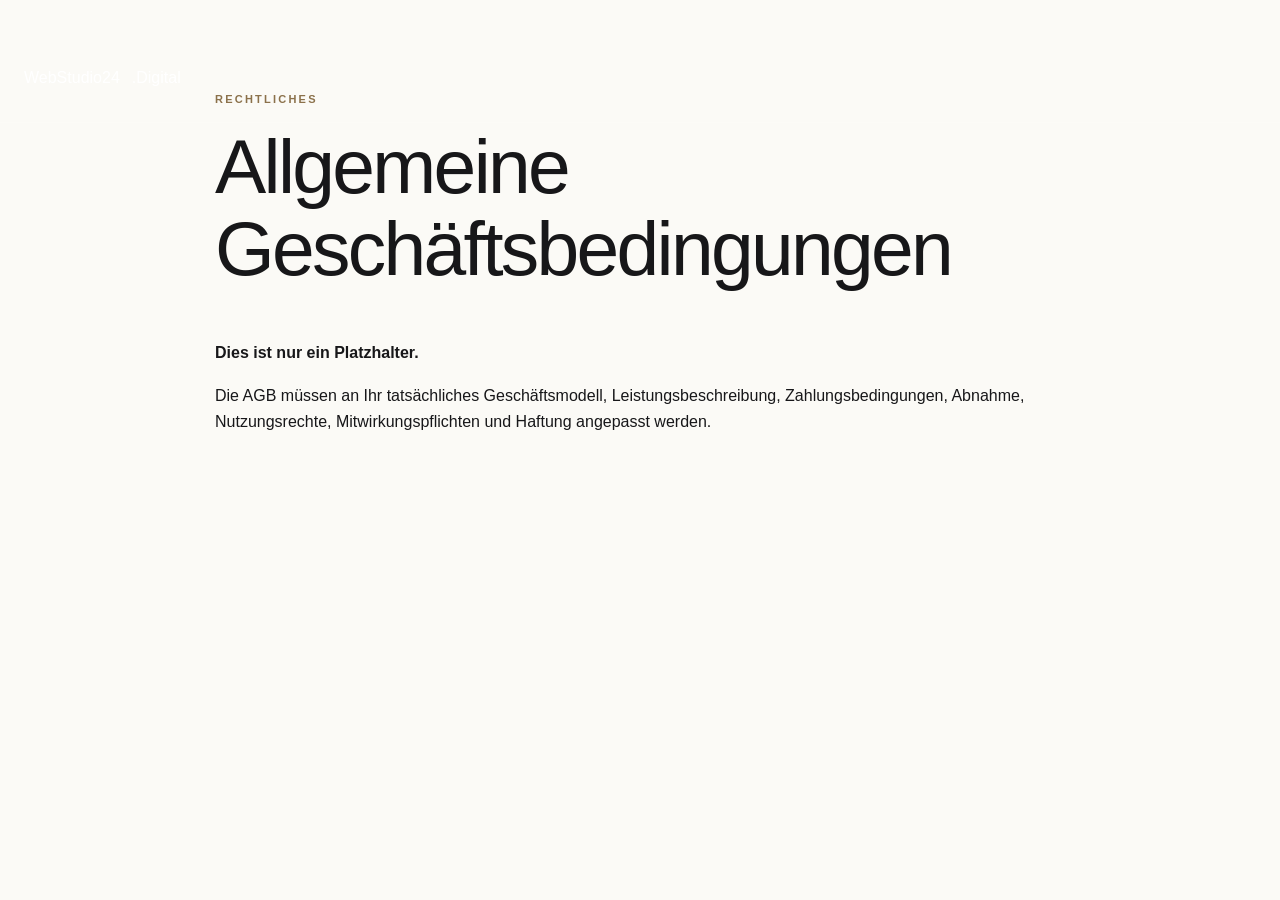
<file: agb.html>
<!doctype html>
<html lang="de"><head><meta charset="utf-8"><meta name="viewport" content="width=device-width,initial-scale=1">
<title>Allgemeine Geschäftsbedingungen | WebStudio24 Digital</title>
<meta name="description" content="Allgemeine Geschäftsbedingungen von WebStudio24 Digital.">
<meta name="robots" content="index, follow">
<link rel="canonical" href="https://webstudio24.digital/agb.html">
<link rel="icon" href="favicon.png" type="image/png">
<link rel="stylesheet" href="style.css"></head>
<body><header class="site-header"><div class="container nav"><a class="brand" href="index.html">WebStudio24<span>.Digital</span></a></div></header>
<main class="section"><div class="container" style="max-width:850px"><p class="eyebrow">Rechtliches</p><h1>Allgemeine Geschäftsbedingungen</h1><p><strong>Dies ist nur ein Platzhalter.</strong></p><p>Die AGB müssen an Ihr tatsächliches Geschäftsmodell, Leistungsbeschreibung, Zahlungsbedingungen, Abnahme, Nutzungsrechte, Mitwirkungspflichten und Haftung angepasst werden.</p></div></main></body></html>
</file>
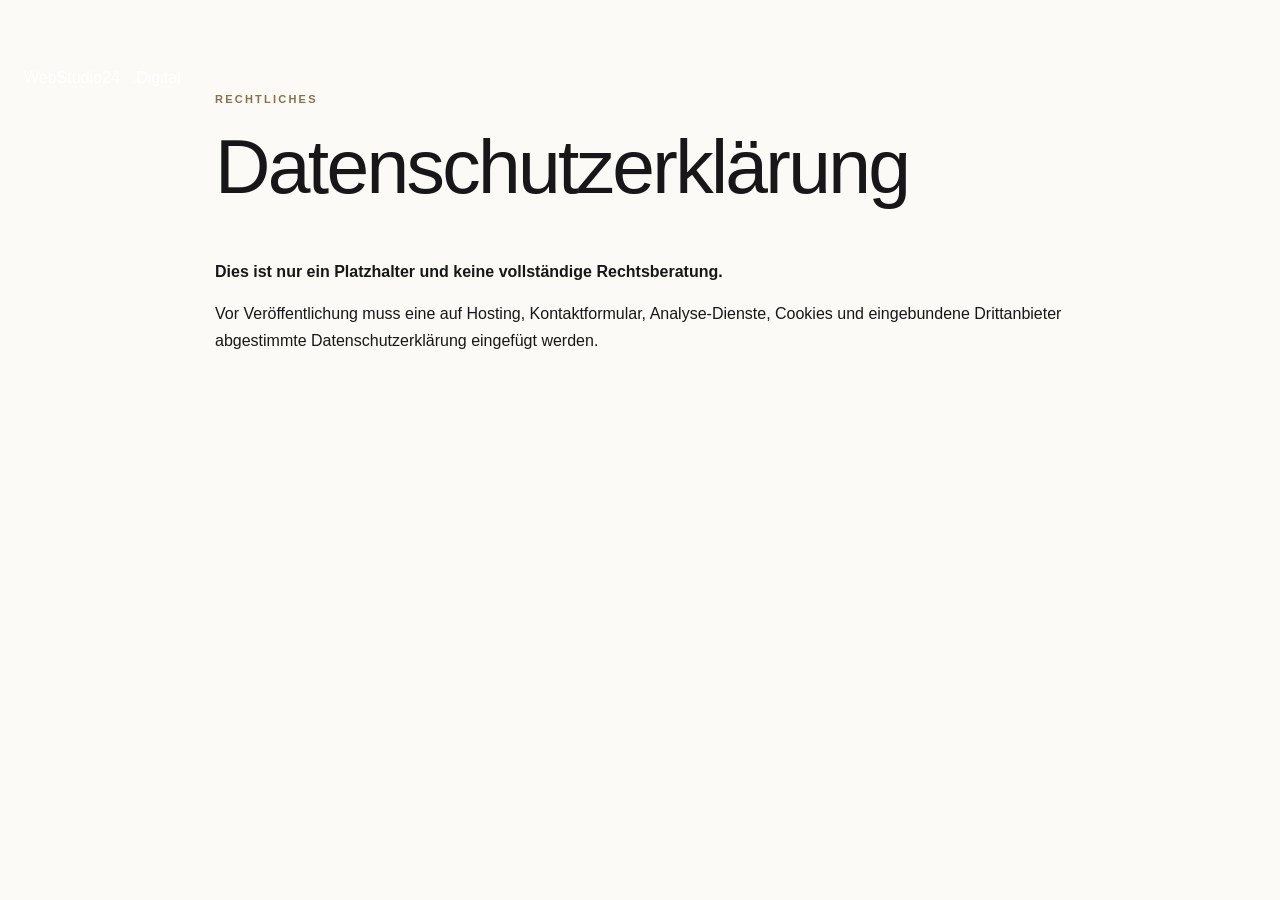
<file: datenschutz.html>
<!doctype html>
<html lang="de"><head><meta charset="utf-8"><meta name="viewport" content="width=device-width,initial-scale=1">
<title>Datenschutzerklärung | WebStudio24 Digital</title>
<meta name="description" content="Datenschutzerklärung von WebStudio24 Digital.">
<meta name="robots" content="index, follow">
<link rel="canonical" href="https://webstudio24.digital/datenschutz.html">
<link rel="icon" href="favicon.png" type="image/png">
<link rel="stylesheet" href="style.css"></head>
<body><header class="site-header"><div class="container nav"><a class="brand" href="index.html">WebStudio24<span>.Digital</span></a></div></header>
<main class="section"><div class="container" style="max-width:850px"><p class="eyebrow">Rechtliches</p><h1>Datenschutzerklärung</h1><p><strong>Dies ist nur ein Platzhalter und keine vollständige Rechtsberatung.</strong></p><p>Vor Veröffentlichung muss eine auf Hosting, Kontaktformular, Analyse-Dienste, Cookies und eingebundene Drittanbieter abgestimmte Datenschutzerklärung eingefügt werden.</p></div></main></body></html>
</file>
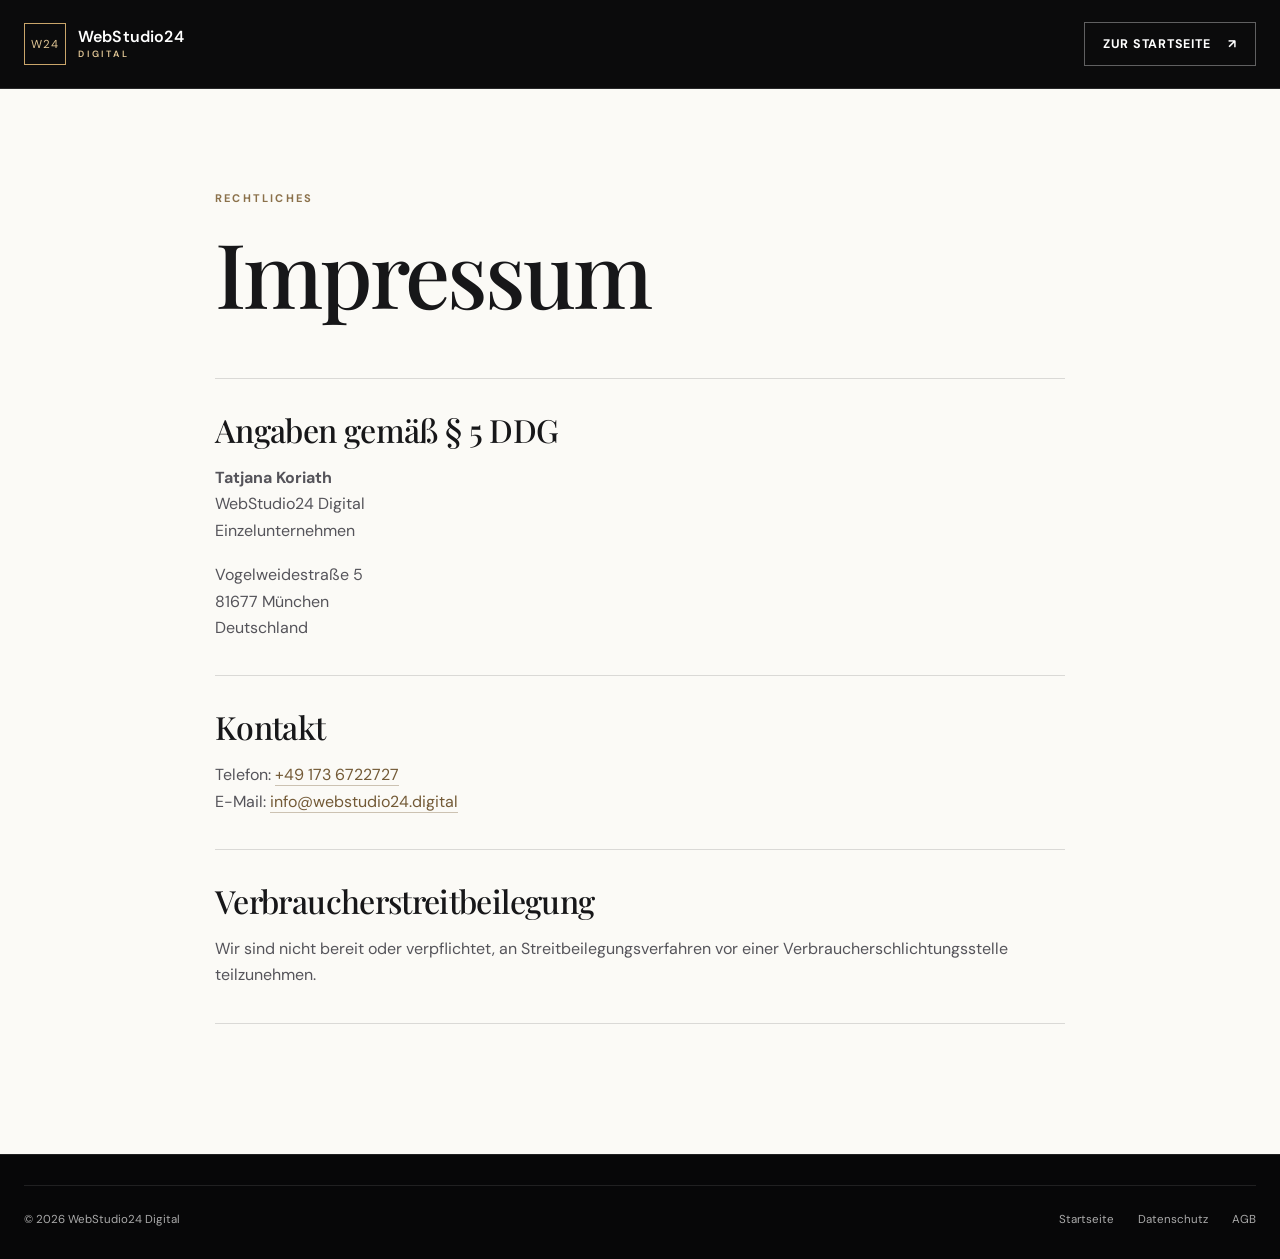
<file: impressum.html>
<!doctype html>
<html lang="de">
<head>
  <meta charset="utf-8">
  <meta name="viewport" content="width=device-width,initial-scale=1">
  <meta name="robots" content="index,follow">
  <title>Impressum | WebStudio24 Digital</title>
  <link rel="preconnect" href="https://fonts.googleapis.com">
  <link rel="preconnect" href="https://fonts.gstatic.com" crossorigin>
  <link href="https://fonts.googleapis.com/css2?family=DM+Sans:wght@400;500;600;700&family=Playfair+Display:wght@500;600&display=swap" rel="stylesheet">
  <link rel="stylesheet" href="style.css">
</head>
<body class="legal-page">
  <a class="skip-link" href="#main">Zum Inhalt springen</a>
  <header class="legal-header">
    <div class="container nav">
      <a class="brand" href="index.html" aria-label="WebStudio24 Digital Startseite">
        <span class="brand-mark">W24</span>
        <span class="brand-word">WebStudio24<small>Digital</small></span>
      </a>
      <a class="button button-small" href="index.html">Zur Startseite <span>↗</span></a>
    </div>
  </header>

  <main id="main" class="legal-main">
    <div class="container legal-container">
      <p class="eyebrow">Rechtliches</p>
      <h1>Impressum</h1>

      <section class="legal-card" aria-labelledby="anbieter">
        <h2 id="anbieter">Angaben gemäß § 5 DDG</h2>
        <p><strong>Tatjana Koriath</strong><br>
          WebStudio24 Digital<br>
          Einzelunternehmen</p>
        <address>Vogelweidestraße 5<br>
          81677 München<br>
          Deutschland</address>
      </section>

      <section class="legal-card" aria-labelledby="kontakt">
        <h2 id="kontakt">Kontakt</h2>
        <p>Telefon: <a href="tel:+491736722727">+49 173 6722727</a><br>
          E-Mail: <a href="mailto:info@webstudio24.digital">info@webstudio24.digital</a></p>
      </section>

      <section class="legal-card" aria-labelledby="streitbeilegung">
        <h2 id="streitbeilegung">Verbraucherstreitbeilegung</h2>
        <p>Wir sind nicht bereit oder verpflichtet, an Streitbeilegungsverfahren vor einer Verbraucherschlichtungsstelle teilzunehmen.</p>
      </section>
    </div>
  </main>

  <footer>
    <div class="container footer-bottom">
      <span>© 2026 WebStudio24 Digital</span>
      <span><a href="index.html">Startseite</a><a href="datenschutz.html">Datenschutz</a><a href="agb.html">AGB</a></span>
    </div>
  </footer>
</body>
</html>
</file>
<file: style.css>
:root{
  --black:#0b0b0c;--black-soft:#121214;--ink:#171719;--ivory:#f5f2eb;--paper:#fbfaf6;
  --gold:#c9a56a;--gold-light:#e2c796;--line:rgba(20,20,22,.14);--muted:#6f6d69;
  --sans:"DM Sans",Arial,sans-serif;--serif:"Playfair Display",Georgia,serif;
}
*{box-sizing:border-box}html{scroll-behavior:smooth}body{margin:0;color:var(--ink);background:var(--paper);font-family:var(--sans);font-size:16px;line-height:1.65;overflow-x:hidden}body.menu-open{overflow:hidden}img{display:block;max-width:100%}a{color:inherit;text-decoration:none}button,input,select,textarea{font:inherit}.container{width:min(1240px,calc(100% - 48px));margin-inline:auto}.skip-link{position:fixed;top:8px;left:8px;z-index:1000;padding:10px 16px;background:white;color:black;transform:translateY(-150%)}.skip-link:focus{transform:none}.topline{height:34px;background:#050506;color:#aaa;font-size:.7rem;letter-spacing:.13em;text-transform:uppercase;border-bottom:1px solid rgba(255,255,255,.08)}.topline-inner{height:100%;display:flex;align-items:center;justify-content:space-between}.topline a{color:var(--gold-light)}
.site-header{position:absolute;top:34px;left:0;right:0;z-index:50;color:white;border-bottom:1px solid rgba(255,255,255,.12);transition:.3s}.site-header.scrolled{position:fixed;top:0;background:rgba(8,8,9,.93);backdrop-filter:blur(16px)}.nav{height:88px;display:flex;align-items:center;gap:44px}.brand{display:inline-flex;align-items:center;gap:12px}.brand-mark{display:grid;place-items:center;width:42px;height:42px;border:1px solid var(--gold);font-size:.72rem;letter-spacing:.08em;color:var(--gold-light)}.brand-word{font-weight:600;font-size:1rem;letter-spacing:.01em;line-height:1}.brand-word small{display:block;margin-top:5px;color:var(--gold-light);font-size:.57rem;letter-spacing:.31em;text-transform:uppercase}.nav-links{display:flex;align-items:center;gap:32px;margin-left:auto}.nav-links a{font-size:.82rem;letter-spacing:.04em;color:#d8d8d8;transition:.2s}.nav-links a:hover{color:var(--gold-light)}.nav-toggle{display:none;border:0;background:none;color:white;padding:10px}.nav-toggle span{display:block;width:24px;height:1px;margin:6px;background:currentColor}
.button{display:inline-flex;align-items:center;justify-content:space-between;gap:30px;min-height:54px;padding:0 24px;border:1px solid transparent;background:transparent;cursor:pointer;font-size:.78rem;font-weight:700;letter-spacing:.06em;text-transform:uppercase;transition:transform .2s,background .2s,color .2s,border .2s}.button:hover{transform:translateY(-2px)}.button-small{min-height:44px;padding:0 18px;gap:18px;border-color:rgba(255,255,255,.35);color:#fff}.button-small:hover{border-color:var(--gold);color:var(--gold-light)}.button-gold{background:var(--gold);color:#111;border-color:var(--gold)}.button-gold:hover{background:var(--gold-light);border-color:var(--gold-light)}.button-dark{background:var(--black);color:white;border-color:var(--black)}.full{width:100%}.text-link{display:inline-flex;align-items:center;gap:22px;color:#eee;border-bottom:1px solid rgba(255,255,255,.3);padding:8px 0;font-size:.84rem;font-weight:600}.dark-link{color:var(--ink);border-color:var(--line)}
.eyebrow{margin:0 0 18px;color:#8b714b;font-size:.69rem;font-weight:700;letter-spacing:.2em;text-transform:uppercase}.eyebrow.light{color:var(--gold-light)}h1,h2,h3,p{margin-top:0}h1,h2{font-weight:500;letter-spacing:-.035em;line-height:1.06}h1{font-size:clamp(3.1rem,6vw,6.25rem)}h2{font-size:clamp(2.35rem,4.5vw,4.7rem)}h3{line-height:1.2}
.hero{position:relative;min-height:100vh;padding:176px 0 0;background:var(--black);color:white;overflow:hidden}.hero-glow{position:absolute;width:600px;height:600px;top:0;left:40%;background:radial-gradient(circle,rgba(179,126,59,.12),transparent 65%);pointer-events:none}.hero-grid{position:relative;display:grid;grid-template-columns:.88fr 1.12fr;align-items:center;gap:60px}.hero-copy{padding:44px 0 96px;position:relative;z-index:2}.hero h1{max-width:780px;margin-bottom:30px}.hero h1 em{color:var(--gold-light);font-family:var(--serif);font-weight:500}.hero-lead{max-width:640px;color:#b9b9ba;font-size:1.09rem;line-height:1.8}.hero-actions{display:flex;align-items:center;gap:34px;margin-top:38px}.hero-proof{display:grid;grid-template-columns:repeat(3,1fr);gap:20px;margin-top:64px;border-top:1px solid rgba(255,255,255,.13);padding-top:23px}.hero-proof div{display:flex;gap:12px}.hero-proof strong{color:var(--gold);font-size:.67rem}.hero-proof span{color:#a9a9ab;font-size:.76rem;line-height:1.5}.hero-showcase{position:relative;min-width:0;padding-right:30px}.showcase-frame{position:relative;border:1px solid rgba(255,255,255,.18);box-shadow:0 45px 100px rgba(0,0,0,.55);transform:perspective(1300px) rotateY(-4deg) rotateX(1deg)}.showcase-frame img{width:100%;aspect-ratio:16/10;object-fit:cover;object-position:top}.browser-chrome{height:34px;display:flex;align-items:center;gap:7px;padding:0 12px;background:#202023}.browser-chrome i{width:6px;height:6px;border-radius:50%;background:#666}.browser-chrome span{margin-left:auto;color:#79797b;font-size:.55rem;letter-spacing:.11em;text-transform:uppercase}.floating-note{position:absolute;left:-42px;bottom:-38px;width:215px;padding:22px 24px;background:var(--ivory);color:var(--ink);box-shadow:0 20px 55px rgba(0,0,0,.25)}.floating-note span{display:block;color:#91764c;font-size:.61rem;letter-spacing:.16em;text-transform:uppercase}.floating-note strong{display:block;margin-top:8px;font-family:var(--serif);font-size:1.25rem;font-weight:500}.vertical-label{position:absolute;right:-140px;top:45%;transform:rotate(90deg);color:#56565a;font-size:.58rem;letter-spacing:.2em}.hero-marquee{display:flex;align-items:center;justify-content:space-between;gap:22px;padding:26px 0;border-top:1px solid rgba(255,255,255,.12);color:#747477;font-size:.7rem;letter-spacing:.16em}.hero-marquee i{color:var(--gold);font-style:normal}
.section{padding:130px 0}.section-dark{background:var(--black-soft);color:white}.statement{padding:120px 0}.statement-grid{display:grid;grid-template-columns:.34fr 1fr;gap:80px}.statement h2{max-width:940px;margin-bottom:32px;font-family:var(--serif)}.statement div>p{max-width:710px;color:#aeadb0;font-size:1.05rem}.section-head{display:grid;grid-template-columns:1fr .42fr;align-items:end;gap:80px;margin-bottom:70px}.section-head h2{max-width:790px;margin:0}.section-head>p{margin:0;color:var(--muted)}.service-list{border-top:1px solid var(--line)}.service-row{display:grid;grid-template-columns:60px .8fr 1fr 30px;align-items:center;gap:32px;padding:34px 4px;border-bottom:1px solid var(--line);transition:padding .25s,background .25s}.service-row:hover{padding-left:18px;padding-right:18px;background:#f2efe8}.service-number{color:#9a7b4f;font-size:.68rem}.service-row h3{margin:0;font-family:var(--serif);font-size:clamp(1.55rem,2.2vw,2.25rem);font-weight:500}.service-row p{margin:0;color:var(--muted)}.service-arrow{font-size:1.2rem}
.work-section{background:var(--black);color:white}.light-head>p{color:#9d9da0}.projects{display:grid;grid-template-columns:1fr 1fr;gap:70px 28px}.project-wide{grid-column:1/-1}.project-image{overflow:hidden;background:#1c1c1e}.project-image img{width:100%;aspect-ratio:16/10;object-fit:cover;transition:transform .7s ease}.project:hover img{transform:scale(1.025)}.project-wide .project-image img{aspect-ratio:2/1}.project-meta{display:flex;justify-content:space-between;gap:20px;padding-top:20px}.project-meta span{color:var(--gold-light);font-size:.63rem;letter-spacing:.13em;text-transform:uppercase}.project-meta h3{margin:6px 0 0;font-family:var(--serif);font-size:1.55rem;font-weight:500}.project-meta p{margin:0;color:#89898d;font-size:.75rem;text-transform:uppercase;letter-spacing:.08em}
.process{background:var(--ivory)}.process-grid{display:grid;grid-template-columns:.8fr 1fr;gap:110px}.process-intro{position:sticky;top:130px;align-self:start}.process-intro h2{font-family:var(--serif);margin-bottom:28px}.process-intro>p:not(.eyebrow){max-width:520px;color:var(--muted)}.process-intro .text-link{margin-top:24px}.steps{list-style:none;margin:0;padding:0;border-top:1px solid var(--line)}.steps li{display:grid;grid-template-columns:70px 1fr;gap:22px;padding:34px 0;border-bottom:1px solid var(--line)}.steps>li>span{color:#9a7b4f;font-size:.7rem}.steps h3{font-size:1.35rem;margin-bottom:8px}.steps p{color:var(--muted);margin:0}
.packages-section{background:var(--paper)}.pricing-grid{display:grid;grid-template-columns:repeat(3,1fr);gap:18px}.price-card{display:flex;flex-direction:column;min-height:610px;padding:34px;background:#efede7;border:1px solid transparent}.price-card.featured{background:var(--black);color:white;border-color:var(--gold)}.price-card>div:first-child{display:flex;align-items:center;gap:15px}.package-index{font-size:.63rem;color:#8c7047}.package-name{margin:0;font-size:.72rem;font-weight:700;letter-spacing:.16em}.badge{margin-left:auto;padding:5px 9px;background:var(--gold);color:#111;font-size:.57rem;letter-spacing:.08em;text-transform:uppercase}.price-card h3{margin:70px 0 12px;font-family:var(--serif);font-size:2.7rem;font-weight:500}.package-for{min-height:54px;color:var(--muted)}.featured .package-for{color:#aaa}.price-card ul{list-style:none;margin:28px 0 36px;padding:25px 0 0;border-top:1px solid var(--line)}.featured ul{border-color:rgba(255,255,255,.15)}.price-card li{position:relative;padding:7px 0 7px 20px;font-size:.89rem}.price-card li:before,.check-list li:before{content:"＋";position:absolute;left:0;color:var(--gold)}.price-card .button{margin-top:auto}
.shop-section{background:#161618;color:white}.shop-grid{display:grid;grid-template-columns:.85fr 1fr;gap:100px;align-items:start}.shop-copy h2{font-family:var(--serif);margin-bottom:30px}.shop-copy>p:not(.eyebrow){color:#aaa}.check-list{list-style:none;padding:24px 0 0;margin-top:36px;border-top:1px solid rgba(255,255,255,.13)}.check-list li{position:relative;padding:8px 0 8px 26px;color:#d0d0d1}.calculator{padding:40px;background:var(--paper);color:var(--ink)}.calculator>label,.calculator legend{display:block;margin-bottom:10px;font-size:.67rem;font-weight:700;letter-spacing:.12em;text-transform:uppercase}.calculator select{width:100%;height:58px;padding:0 16px;border:1px solid var(--line);background:white}.calculator fieldset{border:0;padding:0;margin:32px 0}.check-grid{display:grid;grid-template-columns:1fr 1fr;gap:10px}.check-grid label{display:flex;align-items:center;gap:10px;padding:13px;background:#efede7;font-size:.8rem;cursor:pointer}.check-grid label span{margin-left:auto;color:#857257}.check-grid input{accent-color:#a27d45}.result-box{display:grid;grid-template-columns:1fr 1fr;margin:30px 0 20px;border-top:1px solid var(--line);border-bottom:1px solid var(--line)}.result-box div{padding:21px 0}.result-box div+div{padding-left:22px;border-left:1px solid var(--line)}.result-box span{display:block;color:var(--muted);font-size:.69rem}.result-box strong{display:block;margin-top:6px;font-family:var(--serif);font-size:1.4rem}.fineprint{margin:14px 0 0;color:var(--muted);font-size:.72rem}
.contact-section{background:#0d0d0e;color:white}.contact-grid{display:grid;grid-template-columns:.85fr 1fr;gap:100px}.contact-copy h2{font-family:var(--serif)}.contact-copy p:not(.eyebrow){max-width:570px;color:#aaa}.contact-copy>a{display:inline-block;margin-top:30px;color:var(--gold-light);border-bottom:1px solid var(--gold)}.contact-form{padding:40px;border:1px solid rgba(255,255,255,.15);background:#131315}.contact-form label{display:block;margin-bottom:18px;color:#a7a7a9;font-size:.67rem;letter-spacing:.1em;text-transform:uppercase}.field-row{display:grid;grid-template-columns:1fr 1fr;gap:16px}.contact-form input,.contact-form textarea{width:100%;margin-top:8px;padding:14px 0;border:0;border-bottom:1px solid rgba(255,255,255,.2);outline:0;background:transparent;color:white;font-size:1rem;text-transform:none;letter-spacing:0}.contact-form input:focus,.contact-form textarea:focus{border-color:var(--gold)}.form-status{margin:14px 0 0;color:var(--gold-light);font-size:.82rem}
footer{padding:80px 0 30px;background:#070708;color:#aaa;border-top:1px solid rgba(255,255,255,.1)}.footer-main{display:grid;grid-template-columns:1fr .8fr 1fr;align-items:center;gap:40px;padding-bottom:65px}.footer-brand{color:white}.footer-main p{margin:0}.footer-mail{justify-self:end;color:var(--gold-light);border-bottom:1px solid #6d5734}.footer-bottom{display:flex;justify-content:space-between;padding-top:24px;border-top:1px solid rgba(255,255,255,.1);font-size:.72rem}.footer-bottom span:last-child{display:flex;gap:24px}
.reveal{opacity:0;transform:translateY(22px);transition:opacity .65s ease,transform .65s ease}.reveal.is-visible{opacity:1;transform:none}
@media(max-width:1000px){.nav-links{gap:18px}.hero-grid{grid-template-columns:1fr;padding-bottom:80px}.hero-copy{padding-bottom:28px}.hero-showcase{width:88%;margin-left:auto}.statement-grid,.section-head,.process-grid,.shop-grid,.contact-grid{grid-template-columns:1fr;gap:50px}.section-head{align-items:start}.section-head>p{max-width:650px}.process-intro{position:static}.pricing-grid{grid-template-columns:1fr 1fr}.price-card:last-child{grid-column:1/-1}.footer-main{grid-template-columns:1fr 1fr}.footer-main p{display:none}}
@media(max-width:760px){.container{width:min(100% - 28px,1240px)}.topline-inner span{display:none}.topline-inner{justify-content:center}.nav{height:72px}.nav-toggle{display:block;margin-left:auto}.nav-cta{display:none}.nav-links{position:fixed;inset:106px 0 0;display:flex;flex-direction:column;align-items:flex-start;padding:46px 24px;background:#0b0b0c;transform:translateX(100%);transition:.3s}.nav-links.open{transform:none}.nav-links a{font-family:var(--serif);font-size:2rem}.hero{padding-top:132px}.hero-grid{gap:24px}.hero-copy{padding-bottom:25px}.hero h1{font-size:clamp(2.7rem,13vw,4.5rem)}.hero-lead{font-size:1rem}.hero-actions{align-items:flex-start;flex-direction:column}.hero-proof{grid-template-columns:1fr;gap:12px;margin-top:42px}.hero-showcase{width:100%;padding:0 0 38px}.showcase-frame{transform:none}.floating-note{left:14px;bottom:8px}.vertical-label{display:none}.hero-marquee{overflow:hidden;justify-content:flex-start;white-space:nowrap}.section,.statement{padding:82px 0}h2{font-size:clamp(2.25rem,11vw,3.6rem)}.statement-grid{gap:28px}.section-head{margin-bottom:45px}.service-row{grid-template-columns:38px 1fr 22px;gap:12px;padding:25px 0}.service-row p{grid-column:2/-1}.projects{grid-template-columns:1fr;gap:50px}.project-wide{grid-column:auto}.project-wide .project-image img,.project-image img{aspect-ratio:4/3}.project-meta{display:block}.project-meta p{margin-top:8px}.pricing-grid{grid-template-columns:1fr}.price-card:last-child{grid-column:auto}.price-card{min-height:auto}.price-card h3{margin-top:45px}.shop-grid,.contact-grid{gap:50px}.calculator,.contact-form{padding:24px}.check-grid,.field-row{grid-template-columns:1fr}.footer-main{grid-template-columns:1fr}.footer-mail{justify-self:start}.footer-bottom{flex-direction:column;gap:18px}.footer-bottom span:last-child{flex-wrap:wrap;gap:16px}}
@media(prefers-reduced-motion:reduce){html{scroll-behavior:auto}.reveal{opacity:1;transform:none;transition:none}.project-image img,.site-header{transition:none}}

/* Balanced agency presentation */
.hero{min-height:auto;padding:142px 0 0}
.hero-glow{left:50%;transform:translateX(-50%)}
.hero-grid{display:block}
.hero-copy{max-width:940px;margin:0 auto;padding:30px 0 82px;text-align:center}
.hero h1{max-width:900px;margin:0 auto 30px;font-size:clamp(3.25rem,5.2vw,5.35rem);line-height:1.02}
.hero-lead{max-width:700px;margin:0 auto;color:#b9b9ba;font-size:1.08rem}
.hero-actions{justify-content:center}
.hero-proof{max-width:830px;margin:58px auto 0;text-align:left}
.hero-showcase,.showcase-frame,.floating-note,.vertical-label{display:none}
.projects{grid-template-columns:repeat(3,minmax(0,1fr));gap:26px}
.project-wide{grid-column:auto}
.project-image img,.project-wide .project-image img{aspect-ratio:4/3;object-fit:cover;object-position:top}
.project-meta{display:block}
.project-meta p{margin-top:8px}

@media(max-width:1000px){
  .hero-grid{display:block;padding-bottom:0}
  .hero-copy{max-width:780px;padding:40px 0 72px}
  .hero h1{max-width:760px}
  .projects{grid-template-columns:1fr 1fr}
  .projects .project:last-child{grid-column:1/-1;width:calc(50% - 13px);justify-self:center}
}
@media(max-width:760px){
  .hero{padding-top:132px}
  .hero-copy{padding:42px 0 58px}
  .hero h1{font-size:clamp(2.75rem,13vw,4.25rem)}
  .hero-actions{align-items:center}
  .hero-proof{text-align:left}
  .projects{grid-template-columns:1fr}
.projects .project:last-child{grid-column:auto;width:100%}
}

/* Search-friendly FAQ and conversion content */
.faq-section{background:var(--paper)}
.faq-grid{display:grid;grid-template-columns:.78fr 1fr;gap:100px;align-items:start}
.faq-grid h2{max-width:620px;font-family:var(--serif)}
.faq-list{border-top:1px solid var(--line)}
.faq-list details{border-bottom:1px solid var(--line)}
.faq-list summary{position:relative;padding:25px 44px 25px 0;cursor:pointer;font-size:1.05rem;font-weight:600;list-style:none}
.faq-list summary::-webkit-details-marker{display:none}
.faq-list summary:after{content:"＋";position:absolute;right:4px;color:#927348;font-size:1.25rem;font-weight:400}
.faq-list details[open] summary:after{content:"−"}
.faq-list p{max-width:760px;margin:0;padding:0 44px 25px 0;color:var(--muted)}
@media(max-width:1000px){.faq-grid{grid-template-columns:1fr;gap:42px}}
@media(max-width:760px){.faq-grid{gap:28px}.faq-list summary{padding-block:20px}.faq-list p{padding-right:20px}}

.topline-inner{justify-content:center}
.nav-phone{flex:none;color:var(--gold-light);font-size:1.08rem;font-weight:700;letter-spacing:.06em;white-space:nowrap;transition:color .2s ease}
.nav-phone:hover{color:#fff}
.contact-details{display:flex;flex-direction:column;align-items:flex-start;gap:10px;margin-top:30px}
.contact-details a{color:var(--gold-light);border-bottom:1px solid rgba(201,165,106,.55)}
.contact-details address{color:#b8b8ba;font-style:normal}

/* Compact, symmetrical portfolio previews */
.projects{max-width:1080px;margin:0 auto;grid-template-columns:repeat(3,minmax(0,1fr));gap:22px}
.project{min-width:0}
.project-image{position:relative;padding:28px 9px 9px;background:#202023;border:1px solid rgba(255,255,255,.13);box-shadow:0 18px 45px rgba(0,0,0,.22)}
.project-image:before{content:"";position:absolute;top:11px;left:12px;width:6px;height:6px;border-radius:50%;background:#706f73;box-shadow:12px 0 #706f73,24px 0 #706f73}
.project-image img,.project-wide .project-image img{width:100%;height:auto;aspect-ratio:16/9;object-fit:contain;object-position:center;background:#fff}
.project:hover img{transform:none}
.project-meta{padding:16px 2px 0}
.project-meta h3{font-size:1.25rem}
.project-meta p{font-size:.62rem}
@media(max-width:1000px){.projects{grid-template-columns:1fr 1fr;max-width:760px}.projects .project:last-child{grid-column:auto;width:100%}}
@media(max-width:760px){.projects{grid-template-columns:1fr;max-width:480px}.projects .project:last-child{grid-column:auto;width:100%}}

/* Legal pages */
.legal-page{background:var(--paper)}
.legal-header{position:relative;background:var(--black);color:#fff;border-bottom:1px solid rgba(255,255,255,.12)}
.legal-header .nav{justify-content:space-between}
.legal-main{padding:100px 0 130px}
.legal-container{max-width:850px}
.legal-main h1{margin-bottom:58px;font-family:var(--serif);font-size:clamp(3.2rem,7vw,5.8rem)}
.legal-card{padding:34px 0;border-top:1px solid var(--line)}
.legal-card:last-child{border-bottom:1px solid var(--line)}
.legal-card h2{margin-bottom:18px;font-family:var(--serif);font-size:clamp(1.45rem,3vw,2rem);letter-spacing:-.02em}
.legal-card p,.legal-card address{margin:0;color:#55545a;font-style:normal}
.legal-card p+address{margin-top:18px}
.legal-card a{color:#735a36;border-bottom:1px solid rgba(115,90,54,.35)}
.legal-page footer{padding-top:30px}
@media(max-width:760px){.legal-header .button{min-height:42px;padding-inline:14px;gap:10px}.legal-main{padding:72px 0 90px}.legal-main h1{margin-bottom:42px}.legal-card{padding:28px 0}}

/* Floating WhatsApp contact */
.whatsapp-float{position:fixed;right:24px;bottom:24px;z-index:90;display:flex;align-items:center;gap:11px;min-height:58px;padding:0 21px 0 16px;border:1px solid rgba(255,255,255,.3);border-radius:999px;background:#25d366;color:#071b0e;font-size:.79rem;font-weight:800;letter-spacing:.05em;text-transform:uppercase;box-shadow:0 14px 38px rgba(0,0,0,.3);transition:transform .2s ease,background .2s ease,box-shadow .2s ease}
.whatsapp-float svg{width:29px;height:29px;fill:none;stroke:currentColor;stroke-width:1.7;stroke-linecap:round;stroke-linejoin:round}
.whatsapp-float svg path+path{fill:currentColor;stroke:none}
.whatsapp-float:hover{transform:translateY(-3px);background:#3be178;box-shadow:0 18px 44px rgba(0,0,0,.36)}
.whatsapp-float:focus-visible{outline:3px solid #fff;outline-offset:3px}
@media(max-width:760px){.whatsapp-float{right:16px;bottom:16px;width:58px;height:58px;min-height:58px;padding:0;justify-content:center}.whatsapp-float span{position:absolute;width:1px;height:1px;overflow:hidden;clip:rect(0 0 0 0);white-space:nowrap}.whatsapp-float svg{width:30px;height:30px}}
@media(prefers-reduced-motion:reduce){.whatsapp-float{transition:none}}

@media(max-width:1000px){.nav{gap:24px}.nav-phone{font-size:.9rem}}
@media(max-width:760px){.topline{display:none}.site-header{top:0}.nav-phone{display:none}.nav-links{inset:72px 0 0}}

/* Tighter vertical rhythm */
.section{padding:90px 0}
.statement{padding:88px 0}
.section-head{margin-bottom:52px}
.hero-copy{padding-bottom:62px}
.hero-proof{margin-top:44px}
.projects{row-gap:48px}
.price-card{min-height:540px}
footer{padding-top:58px}

@media(max-width:760px){
  .section,.statement{padding:68px 0}
  .section-head{margin-bottom:36px}
  .hero-copy{padding-bottom:48px}
  .hero-proof{margin-top:34px}
  .projects{row-gap:42px}
}
</file>
